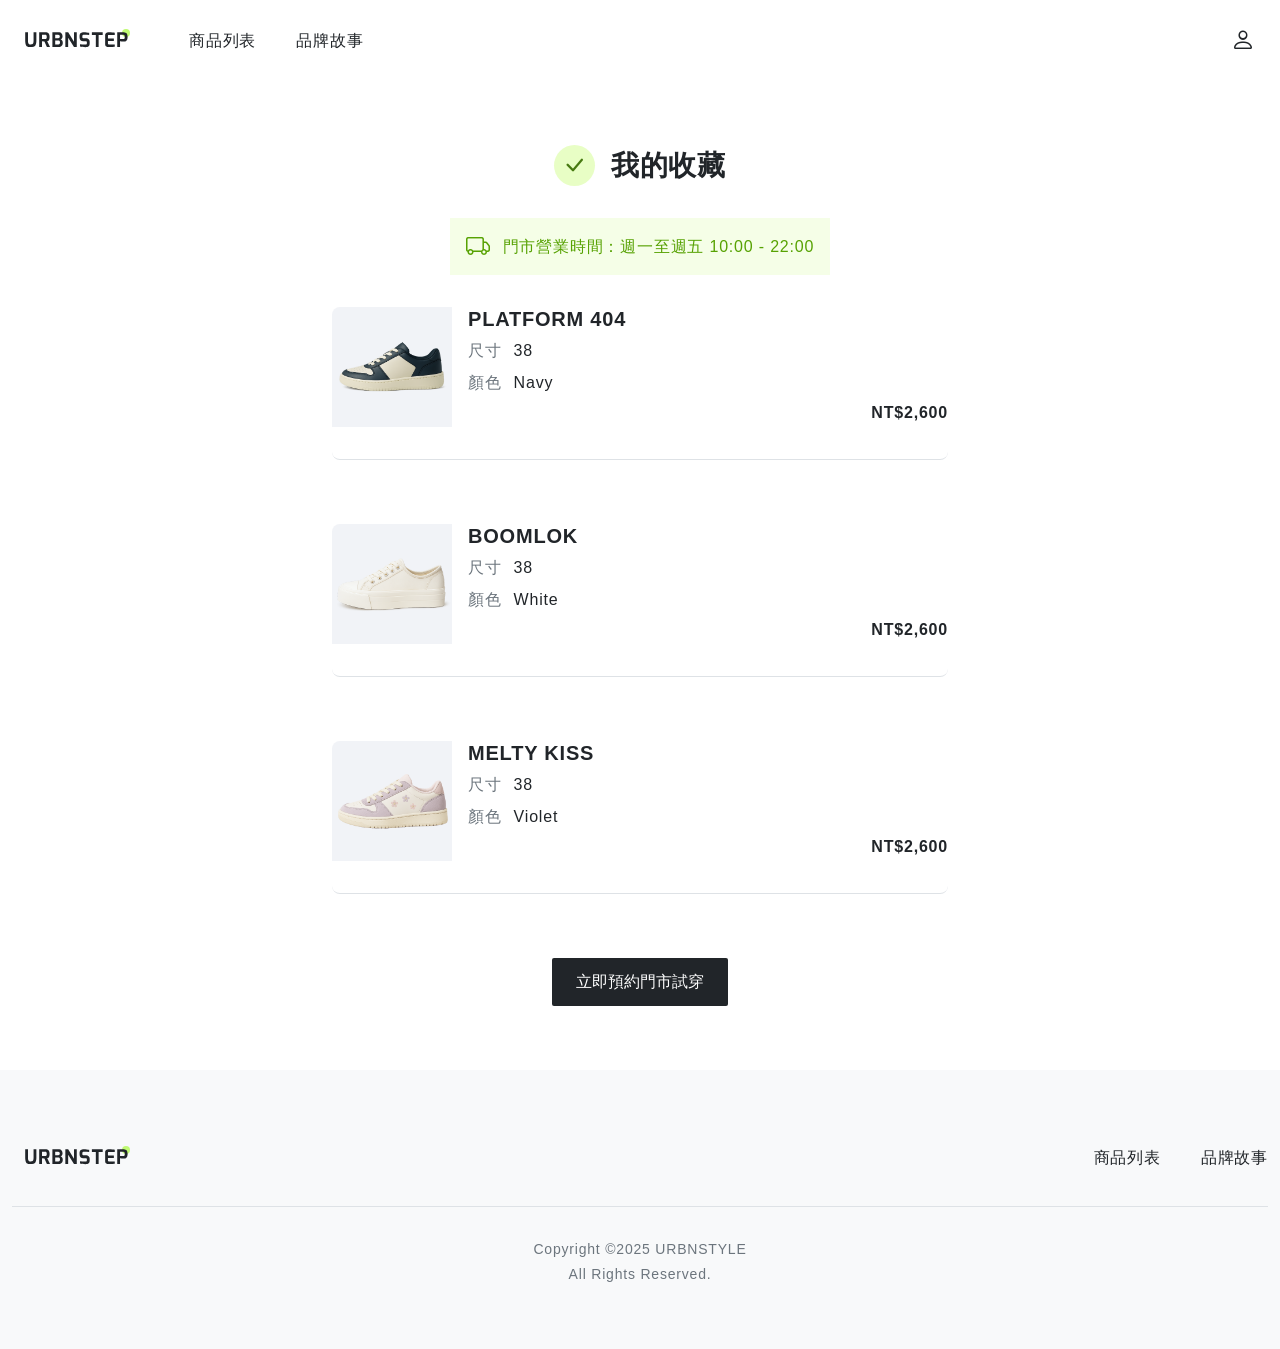
<file: collection.html>
<!DOCTYPE html>
<html lang="en">
<head>
    <meta charset="UTF-8">
    <meta name="viewport" content="width=device-width, initial-scale=1.0">
    <title>我的收藏 | URBNSTEP</title>

    <link rel="stylesheet" href="./stylesheets/all.css">
    <link rel="stylesheet" href="./stylesheets/collection.css">

    <!--bootstrap icons-->
    <link rel="stylesheet" href="https://cdn.jsdelivr.net/npm/bootstrap-icons/font/bootstrap-icons.css">
    <link rel="stylesheet" href="https://fonts.googleapis.com/css2?family=Material+Symbols+Outlined:opsz,wght,FILL,GRAD@20..48,100..700,0..1,-25..0" />
</head>
<body>
    <header>
        <div class="container">
            <div class="header-area d-flex jcsb">
                <div class="header-area-nav d-flex spacing-3xl align-center">
                    <a href="index.html"><img src="./img/logo.svg" alt="logo link"></a>
                    <div class="header-nav-link label-md d-mb-none">
                        <ul class="d-flex spacing-2xl">
                            <li><a href="product-list.html">商品列表</a></li>
                            <li><a href="brand-story.html">品牌故事</a></li>
                        </ul>
                    </div>
                </div>
                <div class="header-area-member">
                    <a href="login.html"><i class="bi bi-person"></i></a>
                </div> 
            </div>
        </div>
    </header>

    <main>
        <div class="container">
            <div class="layout col-6 m0-auto col-mb-12">
                <div class="main d-flex flex-column spacing-xl spacing-mb-l align-center">
                    <div class="main-title d-flex spacing-m align-center">
                        <i class="bi bi-check-lg"></i>
                        <h3 class="headings-h3 headings-mb-h4">我的收藏</h3>
                    </div>
                    <div class="main-officeHour d-flex spacing-s align-center">
                        <i class="bi bi-truck"></i>
                        <p class="label-md">門市營業時間：週一至週五 10:00 - 22:00</p>
                    </div>
                    <div class="main-items-card d-flex spacing-m margin-bottom-xl padding-bottom-xl">
                        <img src="./img/product-list/product.png" alt="shoe photo">
                        <div class="main-items-card-content">
                            <div class="main-items-card-content-detail">
                                <h5 class="headings-h5 margin-bottom-xs headings-mb-h6">PLATFORM 404</h5>
                                <div class="main-items-card-content-detail-size paragraph-md paragraph-mb-sm d-flex spacing-s margin-bottom-xs">
                                    <p class="specification-color">尺寸</p>
                                    <p>38</p>
                                </div>
                                <div class="main-items-card-content-detail-color paragraph-md paragraph-mb-sm d-flex spacing-s margin-bottom-xs">
                                    <p class="specification-color">顏色</p>
                                    <p>Navy</p>
                                </div>
                            </div>
                            <h6 class="headings-h6 text-right">NT$2,600</h6>
                        </div>
                    </div>
                    <div class="main-items-card d-flex spacing-m margin-bottom-xl padding-bottom-xl">
                        <img src="./img/product-list/product-4.png" alt="shoe photo">
                        <div class="main-items-card-content">
                            <div class="main-items-card-content-detail">
                                <h5 class="headings-h5 margin-bottom-xs headings-mb-h6">BOOMLOK</h5>
                                <div class="main-items-card-content-detail-size paragraph-md d-flex spacing-s margin-bottom-xs paragraph-mb-sm">
                                    <p class="specification-color">尺寸</p>
                                    <p>38</p>
                                </div>
                                <div class="main-items-card-content-detail-color paragraph-md paragraph-mb-sm d-flex spacing-s margin-bottom-xs">
                                    <p class="specification-color">顏色</p>
                                    <p>White</p>
                                </div>
                            </div>
                            <h6 class="headings-h6 text-right">NT$2,600</h6>
                        </div>
                    </div>
                    <div class="main-items-card d-flex spacing-m margin-bottom-xl padding-bottom-xl">
                        <img src="./img/product-list/product-3.png" alt="shoe photo">
                        <div class="main-items-card-content">
                            <div class="main-items-card-content-detail">
                                <h5 class="headings-h5 margin-bottom-xs headings-mb-h6">MELTY KISS</h5>
                                <div class="main-items-card-content-detail-size paragraph-md d-flex spacing-s margin-bottom-xs paragraph-mb-sm">
                                    <p class="specification-color">尺寸</p>
                                    <p>38</p>
                                </div>
                                <div class="main-items-card-content-detail-color paragraph-md paragraph-mb-sm d-flex spacing-s margin-bottom-xs">
                                    <p class="specification-color">顏色</p>
                                    <p>Violet</p>
                                </div>
                            </div>
                            <h6 class="headings-h6 text-right">NT$2,600</h6>
                        </div>
                    </div>
                    <button type="button" class="label-md reserve radius-xs">立即預約門市試穿</button>
                </div>
            </div>
        </div>
    </main>







    <footer>
        <div class="container">
            <div class="footer-nav d-flex jcsb margin-bottom-l align-center d-mb-column align-mb-start spacing-mb-xs">
                <a href="index.html"><img src="./img/logo.svg" alt="logo link"></a>
                <div class="footer-nav-link label-md d-flex spacing-2xl d-mb-column spacing-mb-xxs px-mb-12">
                    <a href="product-list.html">商品列表</a>
                    <a href="brand-story.html">品牌故事</a>
                </div>
            </div>
            <div class="footer-copyright paragraph-sm">
                <p class="margin-bottom-xxs">Copyright ©2025 URBNSTYLE</p>
                <p>All Rights Reserved.</p>
            </div>
        </div>
    </footer>
</body>
</html>
</file>
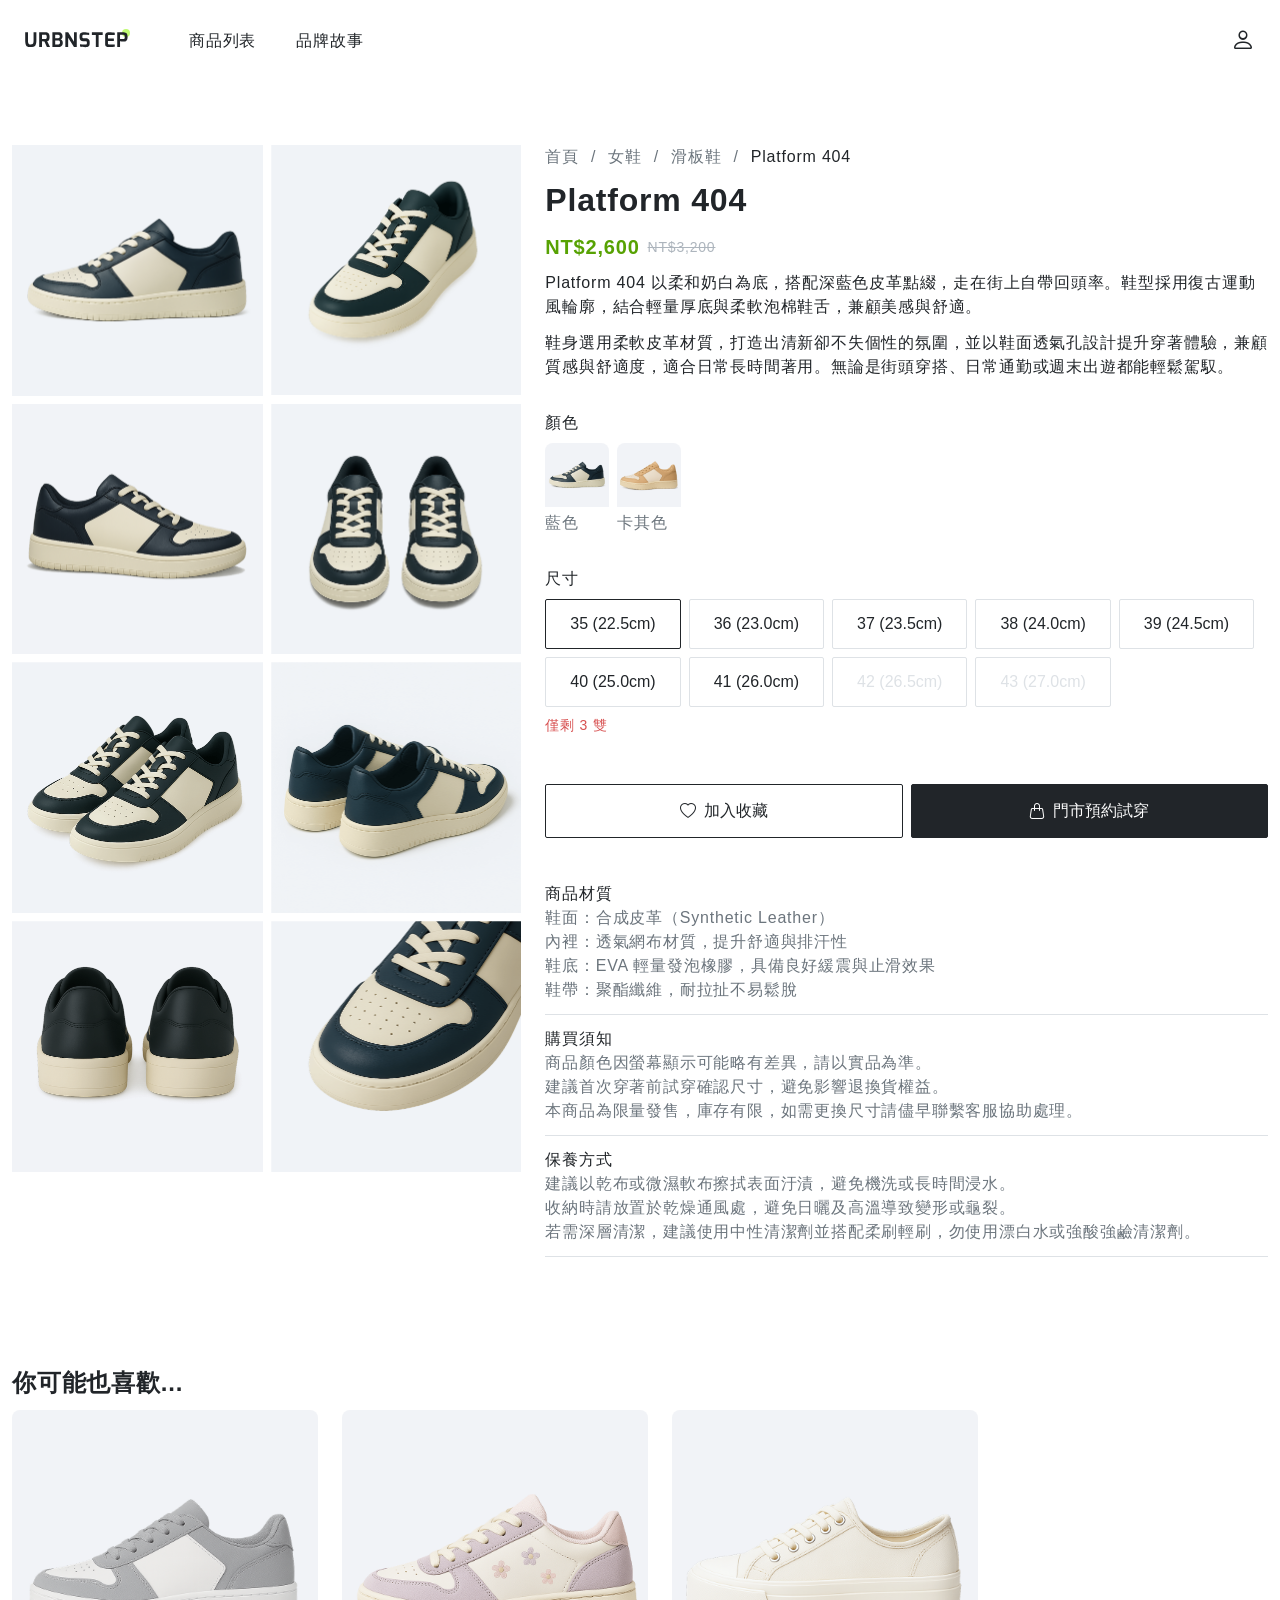
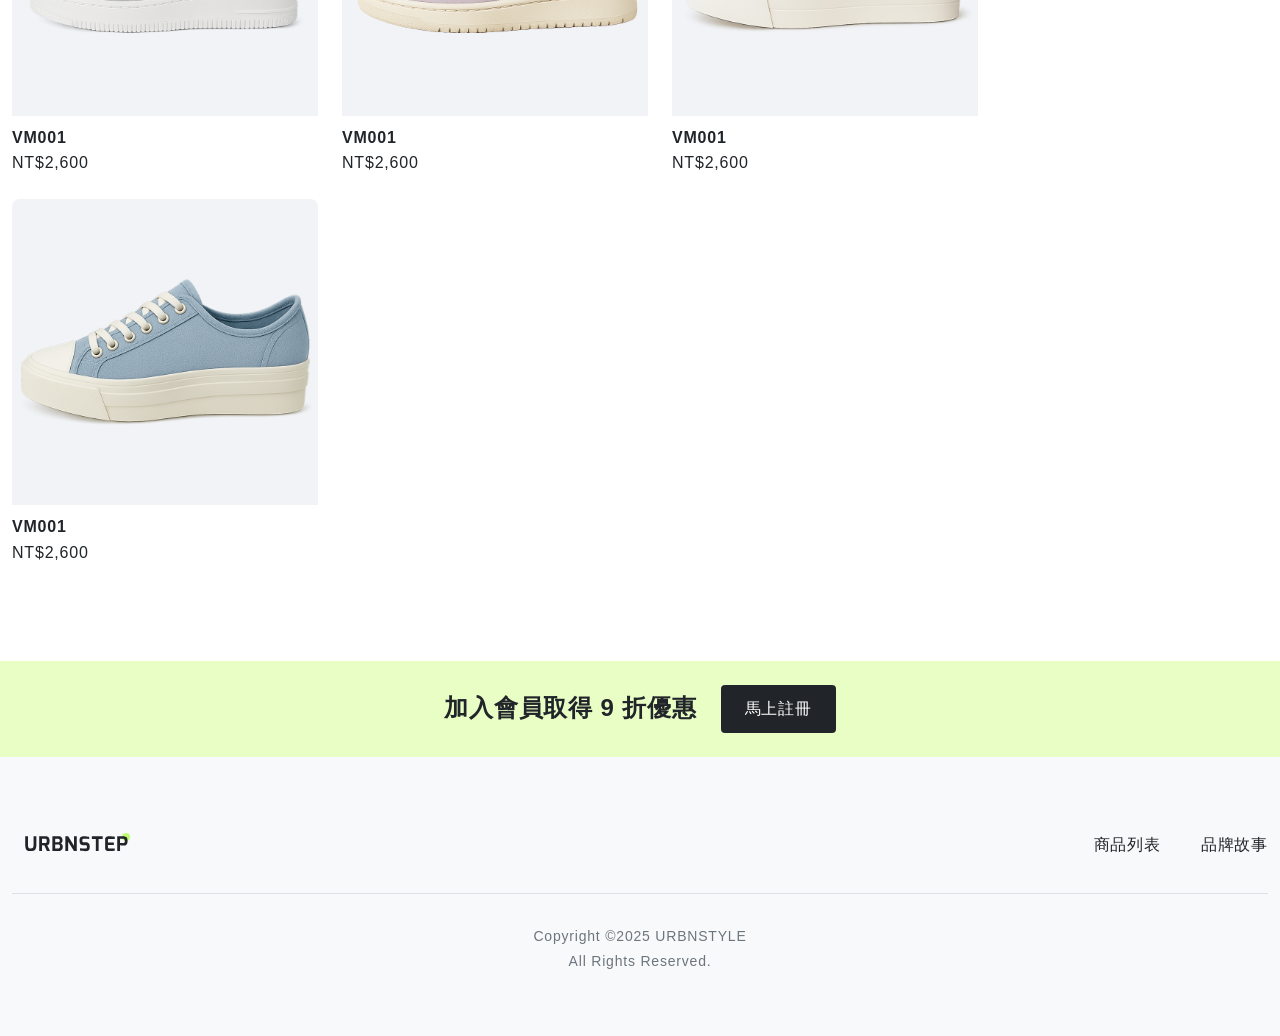
<file: product-detail.html>
<!DOCTYPE html>
<html lang="zh-TW">
<head>
    <meta charset="UTF-8">
    <meta name="viewport" content="width=device-width, initial-scale=1.0">
    <title>產品詳情頁 | URBNSTEP</title>

    <link rel="stylesheet" href="./stylesheets/all.css">
    <link rel="stylesheet" href="./stylesheets/product-detail.css">

    <!--bootstrap icons-->
    <link rel="stylesheet" href="https://cdn.jsdelivr.net/npm/bootstrap-icons/font/bootstrap-icons.css">
    <link rel="stylesheet" href="https://fonts.googleapis.com/css2?family=Material+Symbols+Outlined:opsz,wght,FILL,GRAD@20..48,100..700,0..1,-25..0" />
</head>
<body>
    <header>
        <div class="container">
            <div class="header-area d-flex jcsb">
                <div class="header-area-nav d-flex spacing-3xl align-center">
                    <a href="index.html"><img src="./img/logo.svg" alt="logo link"></a>
                    <div class="header-nav-link label-md d-mb-none">
                        <ul class="d-flex spacing-2xl">
                            <li><a href="product-list.html">商品列表</a></li>
                            <li><a href="brand-story.html">品牌故事</a></li>
                        </ul>
                    </div>
                </div>
                <div class="header-area-member">
                    <a href="login.html"><i class="bi bi-person"></i></a>
                </div> 
            </div>
        </div>
    </header>

    <main>
        <div class="container">
            <div class="main d-flex d-mb-column spacing-l">
                <div class="layout col-5 col-mb-12">
                    <div class="main-img">
                        <ul class="d-flex flex-wrap d-mb-none">
                            <li><img src="./img/product-detail/image.png" alt="shoe photo"></li>
                            <li><img src="./img/product-detail/image-1.png" alt="shoe photo"></li>
                            <li><img src="./img/product-detail/image-2.png" alt="shoe photo"></li>
                            <li><img src="./img/product-detail/image-3.png" alt="shoe photo"></li>
                            <li><img src="./img/product-detail/image-4.png" alt="shoe photo"></li>
                            <li><img src="./img/product-detail/image-5.png" alt="shoe photo"></li>
                            <li><img src="./img/product-detail/image-6.png" alt="shoe photo"></li>
                            <li><img src="./img/product-detail/image-7.png" alt="shoe photo"></li>
                        </ul>
                        <ul>
                            <li><img src="./img/product-detail/image.png" alt="shoe photo" class="d-none d-mb-block"></li>
                        </ul>
                    </div>
                </div>
                <div class="layou col-7 col-mb-12">
                    <div class="main-detail">
                        <div class="main-detail-introduction">
                            <div class="main-detail-introduction-title margin-bottom-m margin-bottom-mb-s">
                                <div class="main-detail-introduction-title-breadcrumb d-flex spacing-s align-center margin-bottom-s">
                                    <a href="index.html" class="label-md label-mb-sm">首頁</a>
                                    <p>/</p>
                                    <a href="product-list.html" class="label-md label-mb-sm">女鞋</a>
                                    <p>/</p>
                                    <a href="product-list.html" class="label-md label-mb-sm">滑板鞋</a>
                                    <p>/</p>
                                    <a href="#" class="label-md label-mb-sm">Platform 404</a>
                                </div>
                                <h2 class="headings-h2 headings-mb-h4">Platform 404</h2>
                            </div>
                            <div class="main-detail-introduction-price d-flex align-center spacing-xs margin-bottom-s">
                                <h5 class="headings-h5 headings-mb-h6">NT$2,600</h5>
                                <p class="paragraph-sm">NT$3,200</p>
                            </div>
                            <div class="main-detail-introduction-content margin-bottom-xl paragraph-md">
                                <p class="margin-bottom-s">Platform 404 以柔和奶白為底，搭配深藍色皮革點綴，走在街上自帶回頭率。鞋型採用復古運動風輪廓，結合輕量厚底與柔軟泡棉鞋舌，兼顧美感與舒適。</p>
                                <p>鞋身選用柔軟皮革材質，打造出清新卻不失個性的氛圍，並以鞋面透氣孔設計提升穿著體驗，兼顧質感與舒適度，適合日常長時間著用。無論是街頭穿搭、日常通勤或週末出遊都能輕鬆駕馭。</p>
                            </div>
                        </div>
                        <div class="main-detail-specification">
                            <div class="main-detail-specification-choice margin-bottom-3xl">
                                <div class="main-detail-specification-choice-color margin-bottom-xl">
                                    <p class="margin-bottom-xs paragraph-md">顏色</p>
                                    <div class="main-detail-specification-choice-color-option">
                                        <ul class="d-flex spacing-xs">
                                            <li><a href="#" class="hover-selected">
                                                <img src="./img/product-list/product.png" alt="shoe photo" class="margin-bottom-xxs">
                                                <p class="label-md">藍色</p>
                                            </a></li>
                                            <li><a href="#" class="hover-selected">
                                                <img src="./img/product-list/product-1.png" alt="shoe photo" class="margin-bottom-xxs">
                                                <p class="label-md">卡其色</p>
                                            </a></li>
                                        </ul>
                                    </div>
                                </div>
                                <div class="main-detail-specification-choice-size">
                                    <p class="paragraph-md margin-bottom-xs">尺寸</p>
                                    <div class="main-detail-specification-choice-size-option margin-bottom-xs">
                                        <ul class="d-flex flex-wrap spacing-xs label-md">
                                            <li><button type="button" class="radius-xs default-selected">35 (22.5cm)</button></li>
                                            <li><button type="button" class="radius-xs">36 (23.0cm)</button></li>
                                            <li><button type="button" class="radius-xs">37 (23.5cm)</button></li>
                                            <li><button type="button" class="radius-xs">38 (24.0cm)</button></li>
                                            <li><button type="button" class="radius-xs">39 (24.5cm)</button></li>
                                            <li><button type="button" class="radius-xs">40 (25.0cm)</button></li>
                                            <li><button type="button" class="radius-xs">41 (26.0cm)</button></li>
                                            <li><button type="button" class="radius-xs out-of-stock">42 (26.5cm)</button></li>
                                            <li><button type="button" class="radius-xs out-of-stock">43 (27.0cm)</button></li>
                                        </ul>
                                    </div>
                                    <p class="paragraph-sm sale-color">僅剩 3 雙</p>
                                </div>
                            </div>
                            <div class="main-detail-specification-action d-flex margin-bottom-xl spacing-xs d-mb-none">
                                <button type="button" class="d-flex align-center spacing-xs radius-xs cta-collection">
                                    <i class="bi bi-heart"></i>
                                    <p class="label-md">加入收藏</p>
                                </button>
                                <button type="button" class="d-flex align-center spacing-xs radius-xs button-dark">
                                    <i class="bi bi-handbag"></i>
                                    <p class="label-md">門市預約試穿</p>
                                </button>
                            </div>
                            <div class="main-detail-specification-action d-flex jcsb margin-bottom-xl spacing-xs d-none d-mb-flex">
                                <button type="button" class="d-flex align-center spacing-xs radius-xs button-dark">
                                    <i class="bi bi-handbag"></i>
                                    <p class="label-md">門市預約試穿</p>
                                </button>
                                <i class="bi bi-heart heart-icon"></i>
                            </div>
                        </div>
                        <div class="main-detail-additional">
                            <div class="main-detail-additional-material">
                                <p class="argin-bottom-xxs label-md">商品材質</p>
                                <p class="additional-color paragraph-md">鞋面：合成皮革（Synthetic Leather）<br>
            內裡：透氣網布材質，提升舒適與排汗性<br>
            鞋底：EVA 輕量發泡橡膠，具備良好緩震與止滑效果<br>
            鞋帶：聚酯纖維，耐拉扯不易鬆脫</p>
                            </div>
                            <div class="main-detail-additional-notice">
                                <p class="argin-bottom-xxs label-md">購買須知</p>
                                <p class="additional-color paragraph-md">商品顏色因螢幕顯示可能略有差異，請以實品為準。<br>
            建議首次穿著前試穿確認尺寸，避免影響退換貨權益。<br>
            本商品為限量發售，庫存有限，如需更換尺寸請儘早聯繫客服協助處理。</p>
                            </div>
                            <div class="main-detail-additional-maintenance">
                                <p class="argin-bottom-xxs label-md">保養方式</p>
                                <p class="additional-color paragraph-md">建議以乾布或微濕軟布擦拭表面汙漬，避免機洗或長時間浸水。<br>
            收納時請放置於乾燥通風處，避免日曬及高溫導致變形或龜裂。<br>
            若需深層清潔，建議使用中性清潔劑並搭配柔刷輕刷，勿使用漂白水或強酸強鹼清潔劑。</p>
                            </div>
                        </div>
                    </div>
                </div>
            </div>
            
            
        </div>
    </main>
    <div class="recommend-section">
        <div class="container">
            <h4 class="headings-h4 margin-bottom-s headings-mb-h5">你可能也喜歡...</h4>
            <div class="recommend">
                <ul class="d-flex flex-wrap spacing-l">
                    <li class="recommend-card"><a href="#">
                        <img src="./img/product-list/product-2.png" alt="shoe photo" class="margin-bottom-s">
                        <div class="recommend-card-content">
                            <h6 class="headings-h6 margin-bottom-xxs">VM001</h6>
                            <p class="label-md">NT$2,600</p>
                        </div>
                    </a></li>
                    <li class="recommend-card"><a href="#">
                        <img src="./img/product-list/product-3.png" alt="shoe photo" class="margin-bottom-s">
                        <div class="recommend-card-content">
                            <h6 class="headings-h6 margin-bottom-xxs">VM001</h6>
                            <p class="label-md">NT$2,600</p>
                        </div>
                    </a></li>
                    <li class="recommend-card"><a href="#">
                        <img src="./img/product-list/product-4.png" alt="shoe photo" class="margin-bottom-s">
                        <div class="recommend-card-content">
                            <h6 class="headings-h6 margin-bottom-xxs">VM001</h6>
                            <p class="label-md">NT$2,600</p>
                        </div>
                    </a></li>
                    <li class="recommend-card"><a href="#">
                        <img src="./img/product-list/product-5.png" alt="shoe photo" class="margin-bottom-s">
                        <div class="recommend-card-content">
                            <h6 class="headings-h6 margin-bottom-xxs">VM001</h6>
                            <p class="label-md">NT$2,600</p>
                        </div>
                    </a></li>
                </ul>
            </div>
        </div>
    </div>
        
    <div class="coupon">
        <div class="container">
            <div class="coupon-content d-flex jcc align-center spacing-l spacing-mb-m">
                <h4 class="headings-h4 headings-mb-h5">加入會員取得 9 折優惠</h4>
                <a href="sign-up.html" class="label-md radius-sm">馬上註冊</a>
            </div>
        </div>
    </div>
    <footer>
        <div class="container">
            <div class="footer-nav d-flex jcsb margin-bottom-l align-center d-mb-column align-mb-start spacing-mb-xs">
                <a href="index.html"><img src="./img/logo.svg" alt="logo link"></a>
                <div class="footer-nav-link label-md d-flex spacing-2xl d-mb-column spacing-mb-xxs px-mb-12">
                    <a href="product-list.html">商品列表</a>
                    <a href="brand-story.html">品牌故事</a>
                </div>
            </div>
            <div class="footer-copyright paragraph-sm">
                <p class="margin-bottom-xxs">Copyright ©2025 URBNSTYLE</p>
                <p>All Rights Reserved.</p>
            </div>
        </div>
    </footer>
</body>
</html>
</file>
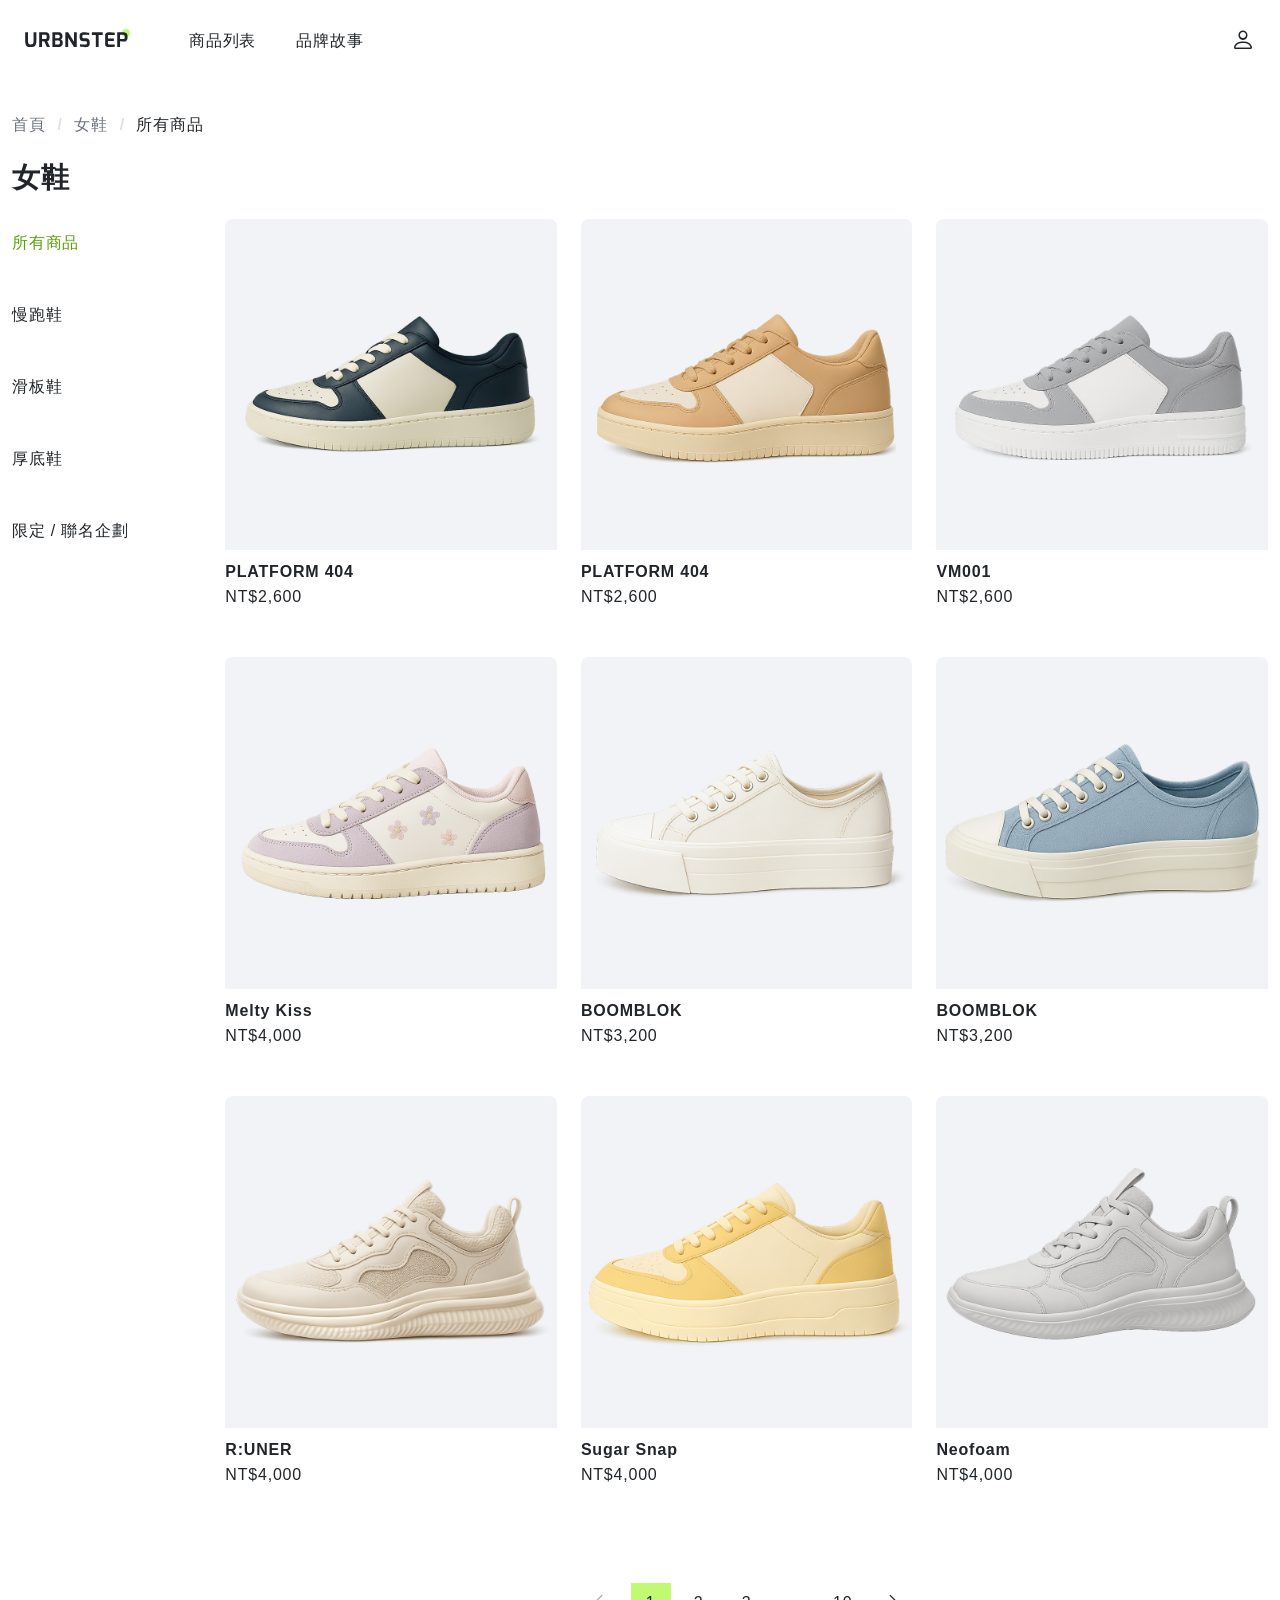
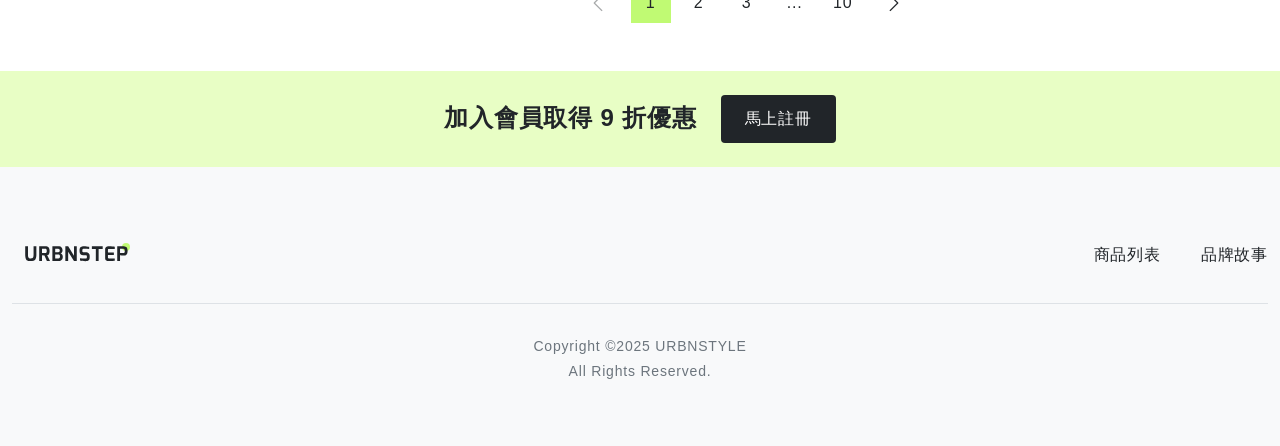
<file: product-list.html>
<!DOCTYPE html>
<html lang="zh-TW">
<head>
    <meta charset="UTF-8">
    <meta name="viewport" content="width=device-width, initial-scale=1.0">
    <title>產品列表 | URBNSTEP</title>

    <link rel="stylesheet" href="./stylesheets/all.css">
    <link rel="stylesheet" href="./stylesheets/product-list.css">

    <!--bootstrap icons-->
    <link rel="stylesheet" href="https://cdn.jsdelivr.net/npm/bootstrap-icons/font/bootstrap-icons.css">
    <link rel="stylesheet" href="https://fonts.googleapis.com/css2?family=Material+Symbols+Outlined:opsz,wght,FILL,GRAD@20..48,100..700,0..1,-25..0" />
</head>
<body>
    <header>
        <div class="container">
            <div class="header-area d-flex jcsb">
                <div class="header-area-nav d-flex spacing-3xl align-center">
                    <a href="index.html"><img src="./img/logo.svg" alt="logo link"></a>
                    <div class="header-nav-link label-md d-mb-none">
                        <ul class="d-flex spacing-2xl">
                            <li><a href="product-list.html">商品列表</a></li>
                            <li><a href="brand-story.html">品牌故事</a></li>
                        </ul>
                    </div>
                </div>
                <div class="header-area-member">
                    <a href="login.html"><i class="bi bi-person"></i></a>
                </div> 
            </div>
        </div>
    </header>
    <main>
        <div class="container">
            <div class="main-breadcrumb d-flex spacing-s align-center">
                <a href="index.html" class="label-md label-mb-sm">首頁</a>
                <span>/</span>
                <a href="product-list.html" class="label-md label-mb-sm">女鞋</a>
                <span>/</span>
                <a href="product-list.html" class="label-md label-mb-sm">所有商品</a>
            </div>
            <h3 class="headings-h3 headings-mb-h4">女鞋</h3>
            <div class="main-product d-flex spacing-l spacing-mb-0">
                <div class="layout col-2">
                    <div class="main-product-category label-md d-mb-none">
                        <ul class="d-flex flex-column spacing-l">
                            <li><a href="#" class="select-color">所有商品</a></li>
                            <li><a href="#" class="hover-color">慢跑鞋</a></li>
                            <li><a href="#" class="hover-color">滑板鞋</a></li>
                            <li><a href="#" class="hover-color">厚底鞋</a></li>
                            <li><a href="#" class="hover-color">限定 / 聯名企劃</a></li>
                        </ul>
                    </div>
                </div>
                <div class="layout col-10 col-mb-12">
                    <div class="main-product-section d-flex flex-column spacing-3xl align-center">
                    <div class="main-product-section-list">
                        <ul class="d-flex flex-wrap">
                            <li>
                                <div class="main-product-section-list-card">
                                    <a href="product-detail.html">
                                    <img src="./img/product-list/product.png" alt="shoe photo" class="margin-bottom-s">
                                    <div class="main-product-section-list-card-content">
                                        <h6 class="headings-h6 margin-bottom-xxs">PLATFORM 404</h6>
                                        <p class="label-md">NT$2,600</p>
                                    </div>
                                    </a>
                                </div>
                            </li>
                            <li>
                                <div class="main-product-section-list-card">
                                    <a href="product-detail.html">
                                    <img src="./img/product-list/product-1.png" alt="shoe photo" class="margin-bottom-s">
                                    <div class="main-product-section-list-card-content">
                                        <h6 class="headings-h6 margin-bottom-xxs">PLATFORM 404</h6>
                                        <p class="label-md">NT$2,600</p>
                                    </div>
                                    </a>
                                </div>
                            </li>
                            <li>
                                <div class="main-product-section-list-card">
                                    <a href="product-detail.html">
                                    <img src="./img/product-list/product-2.png" alt="shoe photo" class="margin-bottom-s">
                                    <div class="main-product-section-list-card-content">
                                        <h6 class="headings-h6 margin-bottom-xxs">VM001</h6>
                                        <p class="label-md">NT$2,600</p>
                                    </div>
                                    </a>
                                </div>
                            </li>
                            <li>
                                <div class="main-product-section-list-card">
                                    <a href="product-detail.html">
                                    <img src="./img/product-list/product-3.png" alt="shoe photo" class="margin-bottom-s">
                                    <div class="main-product-section-list-card-content">
                                        <h6 class="headings-h6 margin-bottom-xxs">Melty Kiss</h6>
                                        <p class="label-md">NT$4,000</p>
                                    </div>
                                    </a>
                                </div>
                            </li>
                            <li>
                                <div class="main-product-section-list-card">
                                    <a href="product-detail.html">
                                    <img src="./img/product-list/product-4.png" alt="shoe photo" class="margin-bottom-s">
                                    <div class="main-product-section-list-card-content">
                                        <h6 class="headings-h6 margin-bottom-xxs">BOOMBLOK</h6>
                                        <p class="label-md">NT$3,200</p>
                                    </div>
                                    </a>
                                </div>
                            </li>
                            <li>
                                <div class="main-product-section-list-card">
                                    <a href="product-detail.html">
                                    <img src="./img/product-list/product-5.png" alt="shoe photo" class="margin-bottom-s">
                                    <div class="main-product-section-list-card-content">
                                        <h6 class="headings-h6 margin-bottom-xxs">BOOMBLOK</h6>
                                        <p class="label-md">NT$3,200</p>
                                    </div>
                                    </a>
                                </div>
                            </li>
                            <li>
                                <div class="main-product-section-list-card">
                                    <a href="product-detail.html">
                                    <img src="./img/product-list/product-6.png" alt="shoe photo" class="margin-bottom-s">
                                    <div class="main-product-section-list-card-content">
                                        <h6 class="headings-h6 margin-bottom-xxs">R:UNER</h6>
                                        <p class="label-md">NT$4,000</p>
                                    </div>
                                    </a>
                                </div>
                            </li>
                            <li>
                                <div class="main-product-section-list-card">
                                    <a href="product-detail.html">
                                    <img src="./img/product-list/product-7.png" alt="shoe photo" class="margin-bottom-s">
                                    <div class="main-product-section-list-card-content">
                                        <h6 class="headings-h6 margin-bottom-xxs">Sugar Snap</h6>
                                        <p class="label-md">NT$4,000</p>
                                    </div>
                                    </a>
                                </div>
                            </li>
                            <li>
                                <div class="main-product-section-list-card">
                                    <a href="product-detail.html">
                                    <img src="./img/product-list/product-8.png" alt="shoe photo" class="margin-bottom-s">
                                    <div class="main-product-section-list-card-content">
                                        <h6 class="headings-h6 margin-bottom-xxs">Neofoam</h6>
                                        <p class="label-md">NT$4,000</p>
                                    </div>
                                    </a>
                                </div>
                            </li>
                            <li>
                                <div class="main-product-section-list-card d-none d-mb-block">
                                    <a href="product-detail.html">
                                    <img src="./img/product-list/product-9.png" alt="shoe photo" class="margin-bottom-s">
                                    <div class="main-product-section-list-card-content">
                                        <h6 class="headings-h6 margin-bottom-xxs">Neofoam</h6>
                                        <p class="label-md">NT$4,000</p>
                                    </div>
                                    </a>
                                </div>
                            </li>
                        </ul>
                    </div>
                    <div class="main-product-section-page d-flex spacing-s">
                        <a href="#"><i class="bi bi-chevron-left"></i></a>
                        <div class="main-product-section-page-number label-md d-flex spacing-xs">
                            <a href="#" class="number-selected">1</a>
                            <a href="#">2</a>
                            <a href="#">3</a>
                            <a href="#">...</a>
                            <a href="#">10</a>
                        </div>
                        <a href="#"><i class="bi bi-chevron-right page"></i></a>
                    </div>
                </div>
                </div>
            </div>
        </div>
    </main>
    <div class="coupon">
        <div class="container">
            <div class="coupon-content d-flex jcc align-center spacing-l spacing-mb-m">
                <h4 class="headings-h4 headings-mb-h5">加入會員取得 9 折優惠</h4>
                <a href="sign-up.html" class="label-md radius-sm">馬上註冊</a>
            </div>
        </div>
    </div>
    <footer>
        <div class="container">
            <div class="footer-nav d-flex jcsb margin-bottom-l align-center d-mb-column align-mb-start spacing-mb-xs">
                <a href="index.html"><img src="./img/logo.svg" alt="logo link"></a>
                <div class="footer-nav-link label-md d-flex spacing-2xl d-mb-column spacing-mb-xxs px-mb-12">
                    <a href="product-list.html">商品列表</a>
                    <a href="brand-story.html">品牌故事</a>
                </div>
            </div>
            <div class="footer-copyright paragraph-sm">
                <p class="margin-bottom-xxs">Copyright ©2025 URBNSTYLE</p>
                <p>All Rights Reserved.</p>
            </div>
        </div>
    </footer>
</body>
</html>
</file>
<file: stylesheets/all.css>
@charset "UTF-8";
/* http://meyerweb.com/eric/tools/css/reset/ 
   v2.0 | 20110126
   License: none (public domain)
*/
html, body, div, span, applet, object, iframe,
h1, h2, h3, h4, h5, h6, p, blockquote, pre,
a, abbr, acronym, address, big, cite, code,
del, dfn, em, img, ins, kbd, q, s, samp,
small, strike, strong, sub, sup, tt, var,
b, u, i, center,
dl, dt, dd, ol, ul, li,
fieldset, form, label, legend,
table, caption, tbody, tfoot, thead, tr, th, td,
article, aside, canvas, details, embed,
figure, figcaption, footer, header, hgroup,
menu, nav, output, ruby, section, summary,
time, mark, audio, video {
  margin: 0;
  padding: 0;
  border: 0;
  font-size: 100%;
  font: inherit;
  vertical-align: baseline;
}

/* HTML5 display-role reset for older browsers */
article, aside, details, figcaption, figure,
footer, header, hgroup, menu, nav, section {
  display: block;
}

body {
  line-height: 1;
}

ol, ul {
  list-style: none;
}

blockquote, q {
  quotes: none;
}

blockquote:before, blockquote:after,
q:before, q:after {
  content: "";
  content: none;
}

table {
  border-collapse: collapse;
  border-spacing: 0;
}

/* 全域都套用border-box
    包含了padding和border的區域
*/
*, *::before, *::after {
  box-sizing: border-box;
}

a {
  text-decoration: none;
  color: inherit;
  display: block;
}

/* 清除圖片底部預設的空隙：img預設為inline元素，會依照文字基線（baseline）進行垂直對齊，因此會在底部保留約3~5px的空間，用來容納文字的descender 
    處理方式1：display:block
        將圖片改為區塊元素，直接避免 inline 元素的基線空隙問題
    處理方式2：vertical-align: middle
        保留 inline 特性，調整圖片與文字基線的對齊方式
設定img為流動圖片，避免破版*/
img {
  display: block;
  max-width: 100%;
  height: auto;
}

button {
  font: inherit;
  color: inherit;
  background-color: transparent;
  border: none;
}

:root {
  --column: 12; /* 拆分成12格網格系統 */
  --gutter: 24px; /* gutter配置24px */
}

.col-2 {
  --span: 2;
  --gap-count: calc(var(--span) - 1);
  width: calc((100% - var(--gutter) * (var(--column) - 1)) / var(--column) * var(--span) + var(--gutter) * var(--gap-count));
}

.col-3 {
  --span: 3;
  --gap-count: calc(var(--span) - 1);
  width: calc((100% - var(--gutter) * (var(--column) - 1)) / var(--column) * var(--span) + var(--gutter) * var(--gap-count));
}

.col-4 {
  --span: 4;
  --gap-count: calc(var(--span) - 1);
  width: calc((100% - var(--gutter) * (var(--column) - 1)) / var(--column) * var(--span) + var(--gutter) * var(--gap-count));
}

.col-5 {
  --span: 5;
  --gap-count: calc(var(--span) - 1);
  width: calc((100% - var(--gutter) * (var(--column) - 1)) / var(--column) * var(--span) + var(--gutter) * var(--gap-count));
}

.col-6 {
  --span: 6;
  --gap-count: calc(var(--span) - 1);
  width: calc((100% - var(--gutter) * (var(--column) - 1)) / var(--column) * var(--span) + var(--gutter) * var(--gap-count));
}

.col-7 {
  --span: 7;
  --gap-count: calc(var(--span) - 1);
  width: calc((100% - var(--gutter) * (var(--column) - 1)) / var(--column) * var(--span) + var(--gutter) * var(--gap-count));
}

.col-8 {
  --span: 8;
  --gap-count: calc(var(--span) - 1);
  width: calc((100% - var(--gutter) * (var(--column) - 1)) / var(--column) * var(--span) + var(--gutter) * var(--gap-count));
}

.col-10 {
  --span: 10;
  --gap-count: calc(var(--span) - 1);
  width: calc((100% - var(--gutter) * (var(--column) - 1)) / var(--column) * var(--span) + var(--gutter) * var(--gap-count));
}

.display1 {
  font-size: 4rem;
  line-height: 1.2;
  font-weight: 700;
}

.display2 {
  font-size: 3rem;
  line-height: 1.2;
  font-weight: 700;
}

.headings-h1 {
  font-size: 2.5rem;
  line-height: 1.2;
  font-weight: 700;
}

.headings-h2 {
  font-size: 2rem;
  line-height: 1.2;
  font-weight: 700;
}

.headings-h3 {
  font-size: 1.75rem;
  line-height: 1.2;
  font-weight: 700;
}

.headings-h4 {
  font-size: 1.5rem;
  line-height: 1.2;
  font-weight: 700;
}

.headings-h5 {
  font-size: 1.25rem;
  line-height: 1.2;
  font-weight: 700;
}

.headings-h6 {
  font-size: 1rem;
  line-height: 1.2;
  font-weight: 700;
}

.label-lg {
  font-size: 1.25rem;
  line-height: 1.5;
  font-weight: 500;
}

.label-md {
  font-size: 1rem;
  line-height: 1.5;
  font-weight: 500;
}

.label-sm {
  font-size: 0.875rem;
  line-height: 1.5;
  font-weight: 500;
}

.label-xs {
  font-size: 0.75rem;
  line-height: 1.5;
  font-weight: 500;
}

.paragraph-lg {
  font-size: 1.25rem;
  line-height: 1.5;
  font-weight: 400;
}

.paragraph-md {
  font-size: 1rem;
  line-height: 1.5;
  font-weight: 400;
}

.paragraph-sm {
  font-size: 0.875rem;
  line-height: 1.5;
  font-weight: 400;
}

.paragraph-xs {
  font-size: 0.75rem;
  line-height: 1.5;
  font-weight: 400;
}

.spacing-xxs {
  gap: 4px;
}

.margin-bottom-xxs {
  margin-bottom: 4px;
}

.spacing-xs {
  gap: 8px;
}

.margin-bottom-xs {
  margin-bottom: 8px;
}

.spacing-s {
  gap: 12px;
}

.margin-bottom-s {
  margin-bottom: 12px;
}

.spacing-m {
  gap: 16px;
}

.margin-bottom-m {
  margin-bottom: 16px;
}

.spacing-l {
  gap: 24px;
}

.margin-bottom-l {
  margin-bottom: 24px;
}

.spacing-xl {
  gap: 32px;
}

.margin-bottom-xl {
  margin-bottom: 32px;
}

.padding-bottom-xl {
  padding-bottom: 32px;
}

.spacing-2xl {
  gap: 40px;
}

.spacing-3xl {
  gap: 48px;
}

.margin-bottom-3xl {
  margin-bottom: 48px;
}

.padding-bottom-3xl {
  padding-bottom: 48px;
}

.spacing-4xl {
  gap: 56px;
}

.spacing-5xl {
  gap: 64px;
}

.margin-bottom-5xl {
  margin-bottom: 64px;
}

.spacing-6xl {
  gap: 80px;
}

.radius-xs {
  border-radius: 2px;
}

.radius-sm {
  border-radius: 4px;
}

.radius-md {
  border-radius: 12px;
}

.radius-rounded {
  border-radius: 1000px;
}

.d-flex {
  display: flex;
}

.flex-column {
  flex-direction: column;
}

.flex-wrap {
  flex-wrap: wrap;
}

.jcsb {
  justify-content: space-between;
}

.jcc {
  justify-content: center;
}

.align-center {
  align-items: center;
}

.align-start {
  align-items: start;
}

/* 把右邊多餘的空間往左排 */
.ml-auto {
  margin-left: auto;
}

.m0-auto {
  margin: 0 auto;
}

.d-none {
  display: none;
}

@media (max-width: 543px) {
  .display-mb-2 {
    font-size: 3rem;
    line-height: 1.2;
    font-weight: 700;
  }
  .label-mb-sm {
    font-size: 0.875rem;
    line-height: 1.5;
    font-weight: 500;
  }
  .label-mb-md {
    font-size: 1rem;
    line-height: 1.5;
    font-weight: 500;
  }
  .headings-mb-h3 {
    font-size: 1.75rem;
    line-height: 1.2;
    font-weight: 700;
  }
  .headings-mb-h4 {
    font-size: 1.5rem;
    line-height: 1.2;
    font-weight: 700;
  }
  .headings-mb-h5 {
    font-size: 1.25rem;
    line-height: 1.2;
    font-weight: 700;
  }
  .headings-mb-h6 {
    font-size: 1rem;
    line-height: 1.2;
    font-weight: 700;
  }
  .paragraph-mb-sm {
    font-size: 0.875rem;
    line-height: 1.5;
    font-weight: 400;
  }
  .paragraph-mb-md {
    font-size: 1rem;
    line-height: 1.5;
    font-weight: 400;
  }
  .spacing-mb-0 {
    gap: 0px;
  }
  .spacing-mb-xxs {
    gap: 4px;
  }
  .spacing-mb-xs {
    gap: 8px;
  }
  .margin-bottom-mb-xs {
    margin-bottom: 8px;
  }
  .spacing-mb-s {
    gap: 12px;
  }
  .margin-bottom-mb-s {
    margin-bottom: 12px;
  }
  .spacing-mb-m {
    gap: 16px;
  }
  .margin-bottom-mb-m {
    margin-bottom: 16px;
  }
  .spacing-mb-l {
    gap: 24px;
  }
  .margin-bottom-mb-l {
    margin-bottom: 24px;
  }
  .margin-bottom-mb-xl {
    margin-bottom: 32px;
  }
  .margin-bottom-mb-2xl {
    margin-bottom: 40px;
  }
  .px-mb-12 {
    padding: 0px 12px;
  }
  /* 在md以下，原本隱藏的要打開 */
  .d-mb-block {
    display: block;
  }
  /* 在md以下，原本打開的要隱藏 */
  .d-mb-none {
    display: none;
  }
  .d-mb-column {
    flex-direction: column;
  }
  .d-mb-flex {
    display: flex;
  }
  .jcsb-mb {
    justify-content: space-between;
  }
  .flex-mb-nowrap {
    flex-wrap: nowrap;
  }
  .align-mb-start {
    align-items: start;
  }
  .align-mb-center {
    align-items: center;
  }
  .text-mb-start {
    text-align: start;
  }
  .w-md-full {
    width: 100%;
    height: auto;
  }
  .col-mb-12 {
    --span: 12;
    --gap-count: calc(var(--span) - 1);
    width: calc((100% - var(--gutter) * (var(--column) - 1)) / var(--column) * var(--span) + var(--gutter) * var(--gap-count));
  }
}
body {
  letter-spacing: 0.05em;
  font-family: "Noto Sans TC", sans-serif;
  color: #212529;
  margin: 0 auto;
}

/* 避免畫面縮小時貼其邊界，左右保留12px留白，並將最大寬度設為1296+24= 1320*/
.container {
  max-width: 1320px;
  margin: 0 auto;
  padding: 0px 12px;
  width: 100%;
}

.main-product-section-list-card,
.recommend-card,
.hover-selected,
.main-items-card,
.main-content-card,
.hot-content-list,
.series-card-item1,
.series-card-item2,
.series-card-item3,
.series-card-item4 {
  border-radius: 8px;
  position: relative;
  overflow: hidden;
}
.main-product-section-list-card::after,
.recommend-card::after,
.hover-selected::after,
.main-items-card::after,
.main-content-card::after,
.hot-content-list::after,
.series-card-item1::after,
.series-card-item2::after,
.series-card-item3::after,
.series-card-item4::after {
  content: "";
  position: absolute;
  inset: 0;
  background: rgba(0, 0, 0, 0.15);
  opacity: 0;
  transition: opacity 0.3s ease;
  pointer-events: none;
}
.main-product-section-list-card:hover::after,
.recommend-card:hover::after,
.hover-selected:hover::after,
.main-items-card:hover::after,
.main-content-card:hover::after,
.hot-content-list:hover::after,
.series-card-item1:hover::after,
.series-card-item2:hover::after,
.series-card-item3:hover::after,
.series-card-item4:hover::after {
  opacity: 1;
}

.header-area {
  padding: 16px 0;
}
.header-area-member a {
  padding: 12px;
}
.header-area-member a i {
  font-size: 24px;
}
.header-area-member a:hover {
  color: #57A203;
}

.header-nav-link a {
  padding: 12px 0;
}
.header-nav-link a:hover {
  color: #57A203;
}

.header-mb-nav-link li {
  width: 50%;
  text-align: center;
}
.header-mb-nav-link a {
  padding: 12px 0;
}

.coupon {
  background-color: #E8FEC5;
}
.coupon-content {
  padding: 24px 0;
  margin-top: 48px;
}
@media (max-width: 576px) {
  .coupon-content {
    margin-top: 24px;
  }
}
.coupon-content a {
  color: #FFFFFF;
  background-color: #212529;
  padding: 12px 24px;
}
@media (max-width: 576px) {
  .coupon-content a {
    padding: 8px 16px;
  }
}

footer {
  background-color: #F8F9FA;
  padding: 64px 0;
}
@media (max-width: 576px) {
  footer {
    padding: 32px 0;
  }
}

.footer-nav-link a {
  padding: 12px 0;
}
.footer-nav-link a:hover {
  color: #57A203;
}
.footer-copyright {
  color: #6C757D;
  padding-top: 32px;
  text-align: center;
  border-top: 1px solid #DEE2E6;
}/*# sourceMappingURL=all.css.map */
</file>
<file: stylesheets/collection.css>
@charset "UTF-8";
/* http://meyerweb.com/eric/tools/css/reset/ 
   v2.0 | 20110126
   License: none (public domain)
*/
html, body, div, span, applet, object, iframe,
h1, h2, h3, h4, h5, h6, p, blockquote, pre,
a, abbr, acronym, address, big, cite, code,
del, dfn, em, img, ins, kbd, q, s, samp,
small, strike, strong, sub, sup, tt, var,
b, u, i, center,
dl, dt, dd, ol, ul, li,
fieldset, form, label, legend,
table, caption, tbody, tfoot, thead, tr, th, td,
article, aside, canvas, details, embed,
figure, figcaption, footer, header, hgroup,
menu, nav, output, ruby, section, summary,
time, mark, audio, video {
  margin: 0;
  padding: 0;
  border: 0;
  font-size: 100%;
  font: inherit;
  vertical-align: baseline;
}

/* HTML5 display-role reset for older browsers */
article, aside, details, figcaption, figure,
footer, header, hgroup, menu, nav, section {
  display: block;
}

body {
  line-height: 1;
}

ol, ul {
  list-style: none;
}

blockquote, q {
  quotes: none;
}

blockquote:before, blockquote:after,
q:before, q:after {
  content: "";
  content: none;
}

table {
  border-collapse: collapse;
  border-spacing: 0;
}

/* 全域都套用border-box
    包含了padding和border的區域
*/
*, *::before, *::after {
  box-sizing: border-box;
}

a {
  text-decoration: none;
  color: inherit;
  display: block;
}

/* 清除圖片底部預設的空隙：img預設為inline元素，會依照文字基線（baseline）進行垂直對齊，因此會在底部保留約3~5px的空間，用來容納文字的descender 
    處理方式1：display:block
        將圖片改為區塊元素，直接避免 inline 元素的基線空隙問題
    處理方式2：vertical-align: middle
        保留 inline 特性，調整圖片與文字基線的對齊方式
設定img為流動圖片，避免破版*/
img {
  display: block;
  max-width: 100%;
  height: auto;
}

button {
  font: inherit;
  color: inherit;
  background-color: transparent;
  border: none;
}

:root {
  --column: 12; /* 拆分成12格網格系統 */
  --gutter: 24px; /* gutter配置24px */
}

.col-2 {
  --span: 2;
  --gap-count: calc(var(--span) - 1);
  width: calc((100% - var(--gutter) * (var(--column) - 1)) / var(--column) * var(--span) + var(--gutter) * var(--gap-count));
}

.col-3 {
  --span: 3;
  --gap-count: calc(var(--span) - 1);
  width: calc((100% - var(--gutter) * (var(--column) - 1)) / var(--column) * var(--span) + var(--gutter) * var(--gap-count));
}

.col-4 {
  --span: 4;
  --gap-count: calc(var(--span) - 1);
  width: calc((100% - var(--gutter) * (var(--column) - 1)) / var(--column) * var(--span) + var(--gutter) * var(--gap-count));
}

.col-5 {
  --span: 5;
  --gap-count: calc(var(--span) - 1);
  width: calc((100% - var(--gutter) * (var(--column) - 1)) / var(--column) * var(--span) + var(--gutter) * var(--gap-count));
}

.col-6 {
  --span: 6;
  --gap-count: calc(var(--span) - 1);
  width: calc((100% - var(--gutter) * (var(--column) - 1)) / var(--column) * var(--span) + var(--gutter) * var(--gap-count));
}

.col-7 {
  --span: 7;
  --gap-count: calc(var(--span) - 1);
  width: calc((100% - var(--gutter) * (var(--column) - 1)) / var(--column) * var(--span) + var(--gutter) * var(--gap-count));
}

.col-8 {
  --span: 8;
  --gap-count: calc(var(--span) - 1);
  width: calc((100% - var(--gutter) * (var(--column) - 1)) / var(--column) * var(--span) + var(--gutter) * var(--gap-count));
}

.col-10 {
  --span: 10;
  --gap-count: calc(var(--span) - 1);
  width: calc((100% - var(--gutter) * (var(--column) - 1)) / var(--column) * var(--span) + var(--gutter) * var(--gap-count));
}

.display1 {
  font-size: 4rem;
  line-height: 1.2;
  font-weight: 700;
}

.display2 {
  font-size: 3rem;
  line-height: 1.2;
  font-weight: 700;
}

.headings-h1 {
  font-size: 2.5rem;
  line-height: 1.2;
  font-weight: 700;
}

.headings-h2 {
  font-size: 2rem;
  line-height: 1.2;
  font-weight: 700;
}

.headings-h3 {
  font-size: 1.75rem;
  line-height: 1.2;
  font-weight: 700;
}

.headings-h4 {
  font-size: 1.5rem;
  line-height: 1.2;
  font-weight: 700;
}

.headings-h5 {
  font-size: 1.25rem;
  line-height: 1.2;
  font-weight: 700;
}

.headings-h6 {
  font-size: 1rem;
  line-height: 1.2;
  font-weight: 700;
}

.label-lg {
  font-size: 1.25rem;
  line-height: 1.5;
  font-weight: 500;
}

.label-md {
  font-size: 1rem;
  line-height: 1.5;
  font-weight: 500;
}

.label-sm {
  font-size: 0.875rem;
  line-height: 1.5;
  font-weight: 500;
}

.label-xs {
  font-size: 0.75rem;
  line-height: 1.5;
  font-weight: 500;
}

.paragraph-lg {
  font-size: 1.25rem;
  line-height: 1.5;
  font-weight: 400;
}

.paragraph-md {
  font-size: 1rem;
  line-height: 1.5;
  font-weight: 400;
}

.paragraph-sm {
  font-size: 0.875rem;
  line-height: 1.5;
  font-weight: 400;
}

.paragraph-xs {
  font-size: 0.75rem;
  line-height: 1.5;
  font-weight: 400;
}

.spacing-xxs {
  gap: 4px;
}

.margin-bottom-xxs {
  margin-bottom: 4px;
}

.spacing-xs {
  gap: 8px;
}

.margin-bottom-xs {
  margin-bottom: 8px;
}

.spacing-s {
  gap: 12px;
}

.margin-bottom-s {
  margin-bottom: 12px;
}

.spacing-m {
  gap: 16px;
}

.margin-bottom-m {
  margin-bottom: 16px;
}

.spacing-l {
  gap: 24px;
}

.margin-bottom-l {
  margin-bottom: 24px;
}

.spacing-xl {
  gap: 32px;
}

.margin-bottom-xl {
  margin-bottom: 32px;
}

.padding-bottom-xl {
  padding-bottom: 32px;
}

.spacing-2xl {
  gap: 40px;
}

.spacing-3xl {
  gap: 48px;
}

.margin-bottom-3xl {
  margin-bottom: 48px;
}

.padding-bottom-3xl {
  padding-bottom: 48px;
}

.spacing-4xl {
  gap: 56px;
}

.spacing-5xl {
  gap: 64px;
}

.margin-bottom-5xl {
  margin-bottom: 64px;
}

.spacing-6xl {
  gap: 80px;
}

.radius-xs {
  border-radius: 2px;
}

.radius-sm {
  border-radius: 4px;
}

.radius-md {
  border-radius: 12px;
}

.radius-rounded {
  border-radius: 1000px;
}

.d-flex {
  display: flex;
}

.flex-column {
  flex-direction: column;
}

.flex-wrap {
  flex-wrap: wrap;
}

.jcsb {
  justify-content: space-between;
}

.jcc {
  justify-content: center;
}

.align-center {
  align-items: center;
}

.align-start {
  align-items: start;
}

/* 把右邊多餘的空間往左排 */
.ml-auto {
  margin-left: auto;
}

.m0-auto {
  margin: 0 auto;
}

.d-none {
  display: none;
}

@media (max-width: 543px) {
  .display-mb-2 {
    font-size: 3rem;
    line-height: 1.2;
    font-weight: 700;
  }
  .label-mb-sm {
    font-size: 0.875rem;
    line-height: 1.5;
    font-weight: 500;
  }
  .label-mb-md {
    font-size: 1rem;
    line-height: 1.5;
    font-weight: 500;
  }
  .headings-mb-h3 {
    font-size: 1.75rem;
    line-height: 1.2;
    font-weight: 700;
  }
  .headings-mb-h4 {
    font-size: 1.5rem;
    line-height: 1.2;
    font-weight: 700;
  }
  .headings-mb-h5 {
    font-size: 1.25rem;
    line-height: 1.2;
    font-weight: 700;
  }
  .headings-mb-h6 {
    font-size: 1rem;
    line-height: 1.2;
    font-weight: 700;
  }
  .paragraph-mb-sm {
    font-size: 0.875rem;
    line-height: 1.5;
    font-weight: 400;
  }
  .paragraph-mb-md {
    font-size: 1rem;
    line-height: 1.5;
    font-weight: 400;
  }
  .spacing-mb-0 {
    gap: 0px;
  }
  .spacing-mb-xxs {
    gap: 4px;
  }
  .spacing-mb-xs {
    gap: 8px;
  }
  .margin-bottom-mb-xs {
    margin-bottom: 8px;
  }
  .spacing-mb-s {
    gap: 12px;
  }
  .margin-bottom-mb-s {
    margin-bottom: 12px;
  }
  .spacing-mb-m {
    gap: 16px;
  }
  .margin-bottom-mb-m {
    margin-bottom: 16px;
  }
  .spacing-mb-l {
    gap: 24px;
  }
  .margin-bottom-mb-l {
    margin-bottom: 24px;
  }
  .margin-bottom-mb-xl {
    margin-bottom: 32px;
  }
  .margin-bottom-mb-2xl {
    margin-bottom: 40px;
  }
  .px-mb-12 {
    padding: 0px 12px;
  }
  /* 在md以下，原本隱藏的要打開 */
  .d-mb-block {
    display: block;
  }
  /* 在md以下，原本打開的要隱藏 */
  .d-mb-none {
    display: none;
  }
  .d-mb-column {
    flex-direction: column;
  }
  .d-mb-flex {
    display: flex;
  }
  .jcsb-mb {
    justify-content: space-between;
  }
  .flex-mb-nowrap {
    flex-wrap: nowrap;
  }
  .align-mb-start {
    align-items: start;
  }
  .align-mb-center {
    align-items: center;
  }
  .text-mb-start {
    text-align: start;
  }
  .w-md-full {
    width: 100%;
    height: auto;
  }
  .col-mb-12 {
    --span: 12;
    --gap-count: calc(var(--span) - 1);
    width: calc((100% - var(--gutter) * (var(--column) - 1)) / var(--column) * var(--span) + var(--gutter) * var(--gap-count));
  }
}
body {
  letter-spacing: 0.05em;
  font-family: "Noto Sans TC", sans-serif;
  color: #212529;
  margin: 0 auto;
}

/* 避免畫面縮小時貼其邊界，左右保留12px留白，並將最大寬度設為1296+24= 1320*/
.container {
  max-width: 1320px;
  margin: 0 auto;
  padding: 0px 12px;
  width: 100%;
}

.main-product-section-list-card,
.recommend-card,
.hover-selected,
.main-items-card,
.main-content-card,
.hot-content-list,
.series-card-item1,
.series-card-item2,
.series-card-item3,
.series-card-item4 {
  border-radius: 8px;
  position: relative;
  overflow: hidden;
}
.main-product-section-list-card::after,
.recommend-card::after,
.hover-selected::after,
.main-items-card::after,
.main-content-card::after,
.hot-content-list::after,
.series-card-item1::after,
.series-card-item2::after,
.series-card-item3::after,
.series-card-item4::after {
  content: "";
  position: absolute;
  inset: 0;
  background: rgba(0, 0, 0, 0.15);
  opacity: 0;
  transition: opacity 0.3s ease;
  pointer-events: none;
}
.main-product-section-list-card:hover::after,
.recommend-card:hover::after,
.hover-selected:hover::after,
.main-items-card:hover::after,
.main-content-card:hover::after,
.hot-content-list:hover::after,
.series-card-item1:hover::after,
.series-card-item2:hover::after,
.series-card-item3:hover::after,
.series-card-item4:hover::after {
  opacity: 1;
}

.header-area {
  padding: 16px 0;
}
.header-area-member a {
  padding: 12px;
}
.header-area-member a i {
  font-size: 24px;
}
.header-area-member a:hover {
  color: #57A203;
}

.header-nav-link a {
  padding: 12px 0;
}
.header-nav-link a:hover {
  color: #57A203;
}

.header-mb-nav-link li {
  width: 50%;
  text-align: center;
}
.header-mb-nav-link a {
  padding: 12px 0;
}

.coupon {
  background-color: #E8FEC5;
}
.coupon-content {
  padding: 24px 0;
  margin-top: 48px;
}
@media (max-width: 576px) {
  .coupon-content {
    margin-top: 24px;
  }
}
.coupon-content a {
  color: #FFFFFF;
  background-color: #212529;
  padding: 12px 24px;
}
@media (max-width: 576px) {
  .coupon-content a {
    padding: 8px 16px;
  }
}

footer {
  background-color: #F8F9FA;
  padding: 64px 0;
}
@media (max-width: 576px) {
  footer {
    padding: 32px 0;
  }
}

.footer-nav-link a {
  padding: 12px 0;
}
.footer-nav-link a:hover {
  color: #57A203;
}
.footer-copyright {
  color: #6C757D;
  padding-top: 32px;
  text-align: center;
  border-top: 1px solid #DEE2E6;
}

/* 可以先將所有物件加上邊框，來判斷範圍
    border會佔據距離，outline不會

*,*:before,*:after{
	outline: 1px solid red;
}
*/
main {
  padding: 64px 0;
}
@media (max-width: 576px) {
  main {
    padding: 24px 0;
  }
}

.main-items-card-content {
  flex: 1;
}

.main-title i {
  font-size: 24px;
  padding: 8px;
  color: #477A11;
  background-color: #E8FEC5;
  border-radius: 1000px;
}
@media (max-width) {
  .main-title i {
    font-size: 20px;
    padding: 6px;
  }
}

.main-officeHour {
  color: #57A203;
  background-color: #F5FEE7;
  padding: 16px;
}
.main-officeHour i {
  font-size: 24px;
}

.main-items-card {
  width: 100%;
  border-bottom: 1px solid #DEE2E6;
}
.main-items-card img {
  max-width: 120px;
}

.specification-color {
  color: #6C757D;
}

.text-right {
  text-align: right;
}

.reserve {
  color: #FFFFFF;
  background-color: #212529;
  padding: 12px 24px;
}

.reserve:hover {
  background-color: #495057;
}

.reserve:active {
  background-color: #343A40;
}/*# sourceMappingURL=collection.css.map */
</file>
<file: stylesheets/product-detail.css>
@charset "UTF-8";
/* http://meyerweb.com/eric/tools/css/reset/ 
   v2.0 | 20110126
   License: none (public domain)
*/
html, body, div, span, applet, object, iframe,
h1, h2, h3, h4, h5, h6, p, blockquote, pre,
a, abbr, acronym, address, big, cite, code,
del, dfn, em, img, ins, kbd, q, s, samp,
small, strike, strong, sub, sup, tt, var,
b, u, i, center,
dl, dt, dd, ol, ul, li,
fieldset, form, label, legend,
table, caption, tbody, tfoot, thead, tr, th, td,
article, aside, canvas, details, embed,
figure, figcaption, footer, header, hgroup,
menu, nav, output, ruby, section, summary,
time, mark, audio, video {
  margin: 0;
  padding: 0;
  border: 0;
  font-size: 100%;
  font: inherit;
  vertical-align: baseline;
}

/* HTML5 display-role reset for older browsers */
article, aside, details, figcaption, figure,
footer, header, hgroup, menu, nav, section {
  display: block;
}

body {
  line-height: 1;
}

ol, ul {
  list-style: none;
}

blockquote, q {
  quotes: none;
}

blockquote:before, blockquote:after,
q:before, q:after {
  content: "";
  content: none;
}

table {
  border-collapse: collapse;
  border-spacing: 0;
}

/* 全域都套用border-box
    包含了padding和border的區域
*/
*, *::before, *::after {
  box-sizing: border-box;
}

a {
  text-decoration: none;
  color: inherit;
  display: block;
}

/* 清除圖片底部預設的空隙：img預設為inline元素，會依照文字基線（baseline）進行垂直對齊，因此會在底部保留約3~5px的空間，用來容納文字的descender 
    處理方式1：display:block
        將圖片改為區塊元素，直接避免 inline 元素的基線空隙問題
    處理方式2：vertical-align: middle
        保留 inline 特性，調整圖片與文字基線的對齊方式
設定img為流動圖片，避免破版*/
img {
  display: block;
  max-width: 100%;
  height: auto;
}

button {
  font: inherit;
  color: inherit;
  background-color: transparent;
  border: none;
}

:root {
  --column: 12; /* 拆分成12格網格系統 */
  --gutter: 24px; /* gutter配置24px */
}

.col-2 {
  --span: 2;
  --gap-count: calc(var(--span) - 1);
  width: calc((100% - var(--gutter) * (var(--column) - 1)) / var(--column) * var(--span) + var(--gutter) * var(--gap-count));
}

.col-3 {
  --span: 3;
  --gap-count: calc(var(--span) - 1);
  width: calc((100% - var(--gutter) * (var(--column) - 1)) / var(--column) * var(--span) + var(--gutter) * var(--gap-count));
}

.col-4 {
  --span: 4;
  --gap-count: calc(var(--span) - 1);
  width: calc((100% - var(--gutter) * (var(--column) - 1)) / var(--column) * var(--span) + var(--gutter) * var(--gap-count));
}

.col-5 {
  --span: 5;
  --gap-count: calc(var(--span) - 1);
  width: calc((100% - var(--gutter) * (var(--column) - 1)) / var(--column) * var(--span) + var(--gutter) * var(--gap-count));
}

.col-6 {
  --span: 6;
  --gap-count: calc(var(--span) - 1);
  width: calc((100% - var(--gutter) * (var(--column) - 1)) / var(--column) * var(--span) + var(--gutter) * var(--gap-count));
}

.col-7 {
  --span: 7;
  --gap-count: calc(var(--span) - 1);
  width: calc((100% - var(--gutter) * (var(--column) - 1)) / var(--column) * var(--span) + var(--gutter) * var(--gap-count));
}

.col-8 {
  --span: 8;
  --gap-count: calc(var(--span) - 1);
  width: calc((100% - var(--gutter) * (var(--column) - 1)) / var(--column) * var(--span) + var(--gutter) * var(--gap-count));
}

.col-10 {
  --span: 10;
  --gap-count: calc(var(--span) - 1);
  width: calc((100% - var(--gutter) * (var(--column) - 1)) / var(--column) * var(--span) + var(--gutter) * var(--gap-count));
}

.display1 {
  font-size: 4rem;
  line-height: 1.2;
  font-weight: 700;
}

.display2 {
  font-size: 3rem;
  line-height: 1.2;
  font-weight: 700;
}

.headings-h1 {
  font-size: 2.5rem;
  line-height: 1.2;
  font-weight: 700;
}

.headings-h2 {
  font-size: 2rem;
  line-height: 1.2;
  font-weight: 700;
}

.headings-h3 {
  font-size: 1.75rem;
  line-height: 1.2;
  font-weight: 700;
}

.headings-h4 {
  font-size: 1.5rem;
  line-height: 1.2;
  font-weight: 700;
}

.headings-h5 {
  font-size: 1.25rem;
  line-height: 1.2;
  font-weight: 700;
}

.headings-h6 {
  font-size: 1rem;
  line-height: 1.2;
  font-weight: 700;
}

.label-lg {
  font-size: 1.25rem;
  line-height: 1.5;
  font-weight: 500;
}

.label-md {
  font-size: 1rem;
  line-height: 1.5;
  font-weight: 500;
}

.label-sm {
  font-size: 0.875rem;
  line-height: 1.5;
  font-weight: 500;
}

.label-xs {
  font-size: 0.75rem;
  line-height: 1.5;
  font-weight: 500;
}

.paragraph-lg {
  font-size: 1.25rem;
  line-height: 1.5;
  font-weight: 400;
}

.paragraph-md {
  font-size: 1rem;
  line-height: 1.5;
  font-weight: 400;
}

.paragraph-sm {
  font-size: 0.875rem;
  line-height: 1.5;
  font-weight: 400;
}

.paragraph-xs {
  font-size: 0.75rem;
  line-height: 1.5;
  font-weight: 400;
}

.spacing-xxs {
  gap: 4px;
}

.margin-bottom-xxs {
  margin-bottom: 4px;
}

.spacing-xs {
  gap: 8px;
}

.margin-bottom-xs {
  margin-bottom: 8px;
}

.spacing-s {
  gap: 12px;
}

.margin-bottom-s {
  margin-bottom: 12px;
}

.spacing-m {
  gap: 16px;
}

.margin-bottom-m {
  margin-bottom: 16px;
}

.spacing-l {
  gap: 24px;
}

.margin-bottom-l {
  margin-bottom: 24px;
}

.spacing-xl {
  gap: 32px;
}

.margin-bottom-xl {
  margin-bottom: 32px;
}

.padding-bottom-xl {
  padding-bottom: 32px;
}

.spacing-2xl {
  gap: 40px;
}

.spacing-3xl {
  gap: 48px;
}

.margin-bottom-3xl {
  margin-bottom: 48px;
}

.padding-bottom-3xl {
  padding-bottom: 48px;
}

.spacing-4xl {
  gap: 56px;
}

.spacing-5xl {
  gap: 64px;
}

.margin-bottom-5xl {
  margin-bottom: 64px;
}

.spacing-6xl {
  gap: 80px;
}

.radius-xs {
  border-radius: 2px;
}

.radius-sm {
  border-radius: 4px;
}

.radius-md {
  border-radius: 12px;
}

.radius-rounded {
  border-radius: 1000px;
}

.d-flex {
  display: flex;
}

.flex-column {
  flex-direction: column;
}

.flex-wrap {
  flex-wrap: wrap;
}

.jcsb {
  justify-content: space-between;
}

.jcc {
  justify-content: center;
}

.align-center {
  align-items: center;
}

.align-start {
  align-items: start;
}

/* 把右邊多餘的空間往左排 */
.ml-auto {
  margin-left: auto;
}

.m0-auto {
  margin: 0 auto;
}

.d-none {
  display: none;
}

@media (max-width: 543px) {
  .display-mb-2 {
    font-size: 3rem;
    line-height: 1.2;
    font-weight: 700;
  }
  .label-mb-sm {
    font-size: 0.875rem;
    line-height: 1.5;
    font-weight: 500;
  }
  .label-mb-md {
    font-size: 1rem;
    line-height: 1.5;
    font-weight: 500;
  }
  .headings-mb-h3 {
    font-size: 1.75rem;
    line-height: 1.2;
    font-weight: 700;
  }
  .headings-mb-h4 {
    font-size: 1.5rem;
    line-height: 1.2;
    font-weight: 700;
  }
  .headings-mb-h5 {
    font-size: 1.25rem;
    line-height: 1.2;
    font-weight: 700;
  }
  .headings-mb-h6 {
    font-size: 1rem;
    line-height: 1.2;
    font-weight: 700;
  }
  .paragraph-mb-sm {
    font-size: 0.875rem;
    line-height: 1.5;
    font-weight: 400;
  }
  .paragraph-mb-md {
    font-size: 1rem;
    line-height: 1.5;
    font-weight: 400;
  }
  .spacing-mb-0 {
    gap: 0px;
  }
  .spacing-mb-xxs {
    gap: 4px;
  }
  .spacing-mb-xs {
    gap: 8px;
  }
  .margin-bottom-mb-xs {
    margin-bottom: 8px;
  }
  .spacing-mb-s {
    gap: 12px;
  }
  .margin-bottom-mb-s {
    margin-bottom: 12px;
  }
  .spacing-mb-m {
    gap: 16px;
  }
  .margin-bottom-mb-m {
    margin-bottom: 16px;
  }
  .spacing-mb-l {
    gap: 24px;
  }
  .margin-bottom-mb-l {
    margin-bottom: 24px;
  }
  .margin-bottom-mb-xl {
    margin-bottom: 32px;
  }
  .margin-bottom-mb-2xl {
    margin-bottom: 40px;
  }
  .px-mb-12 {
    padding: 0px 12px;
  }
  /* 在md以下，原本隱藏的要打開 */
  .d-mb-block {
    display: block;
  }
  /* 在md以下，原本打開的要隱藏 */
  .d-mb-none {
    display: none;
  }
  .d-mb-column {
    flex-direction: column;
  }
  .d-mb-flex {
    display: flex;
  }
  .jcsb-mb {
    justify-content: space-between;
  }
  .flex-mb-nowrap {
    flex-wrap: nowrap;
  }
  .align-mb-start {
    align-items: start;
  }
  .align-mb-center {
    align-items: center;
  }
  .text-mb-start {
    text-align: start;
  }
  .w-md-full {
    width: 100%;
    height: auto;
  }
  .col-mb-12 {
    --span: 12;
    --gap-count: calc(var(--span) - 1);
    width: calc((100% - var(--gutter) * (var(--column) - 1)) / var(--column) * var(--span) + var(--gutter) * var(--gap-count));
  }
}
body {
  letter-spacing: 0.05em;
  font-family: "Noto Sans TC", sans-serif;
  color: #212529;
  margin: 0 auto;
}

/* 避免畫面縮小時貼其邊界，左右保留12px留白，並將最大寬度設為1296+24= 1320*/
.container {
  max-width: 1320px;
  margin: 0 auto;
  padding: 0px 12px;
  width: 100%;
}

.main-product-section-list-card,
.recommend-card,
.hover-selected,
.main-items-card,
.main-content-card,
.hot-content-list,
.series-card-item1,
.series-card-item2,
.series-card-item3,
.series-card-item4 {
  border-radius: 8px;
  position: relative;
  overflow: hidden;
}
.main-product-section-list-card::after,
.recommend-card::after,
.hover-selected::after,
.main-items-card::after,
.main-content-card::after,
.hot-content-list::after,
.series-card-item1::after,
.series-card-item2::after,
.series-card-item3::after,
.series-card-item4::after {
  content: "";
  position: absolute;
  inset: 0;
  background: rgba(0, 0, 0, 0.15);
  opacity: 0;
  transition: opacity 0.3s ease;
  pointer-events: none;
}
.main-product-section-list-card:hover::after,
.recommend-card:hover::after,
.hover-selected:hover::after,
.main-items-card:hover::after,
.main-content-card:hover::after,
.hot-content-list:hover::after,
.series-card-item1:hover::after,
.series-card-item2:hover::after,
.series-card-item3:hover::after,
.series-card-item4:hover::after {
  opacity: 1;
}

.header-area {
  padding: 16px 0;
}
.header-area-member a {
  padding: 12px;
}
.header-area-member a i {
  font-size: 24px;
}
.header-area-member a:hover {
  color: #57A203;
}

.header-nav-link a {
  padding: 12px 0;
}
.header-nav-link a:hover {
  color: #57A203;
}

.header-mb-nav-link li {
  width: 50%;
  text-align: center;
}
.header-mb-nav-link a {
  padding: 12px 0;
}

.coupon {
  background-color: #E8FEC5;
}
.coupon-content {
  padding: 24px 0;
  margin-top: 48px;
}
@media (max-width: 576px) {
  .coupon-content {
    margin-top: 24px;
  }
}
.coupon-content a {
  color: #FFFFFF;
  background-color: #212529;
  padding: 12px 24px;
}
@media (max-width: 576px) {
  .coupon-content a {
    padding: 8px 16px;
  }
}

footer {
  background-color: #F8F9FA;
  padding: 64px 0;
}
@media (max-width: 576px) {
  footer {
    padding: 32px 0;
  }
}

.footer-nav-link a {
  padding: 12px 0;
}
.footer-nav-link a:hover {
  color: #57A203;
}
.footer-copyright {
  color: #6C757D;
  padding-top: 32px;
  text-align: center;
  border-top: 1px solid #DEE2E6;
}

/* 可以先將所有物件加上邊框，來判斷範圍
    border會佔據距離，outline不會

*,*:before,*:after{
	outline: 1px solid red;
}
*/
main {
  padding: 64px 0;
}
@media (max-width: 576px) {
  main {
    padding: 0;
  }
}

.main-img ul {
  row-gap: 8px;
  -moz-column-gap: 8px;
       column-gap: 8px;
}
.main-img li {
  width: calc((100% - 8px) / 2);
}
@media (max-width: 576px) {
  .main-img li {
    width: 100%;
  }
}

.main-detail-introduction-title-breadcrumb {
  color: #6C757D;
}
.main-detail-introduction-title-breadcrumb a:last-child {
  color: #212529;
}
.main-detail-introduction-price h5 {
  color: #57A203;
}
.main-detail-introduction-price p {
  text-decoration: line-through;
  color: #ADB5BD;
}
.main-detail-specification-choice-color-option {
  color: #6C757D;
}
.main-detail-specification-choice-color-option img {
  max-width: 64px;
}
.main-detail-specification-choice-size-option button {
  padding: 12px 24px;
  border: 1px solid #DEE2E6;
}
.main-detail-specification-choice-size-option .default-selected {
  border: 1px solid #212529;
}
.main-detail-specification-choice-size-option .out-of-stock {
  color: #DEE2E6;
}
.main-detail-specification-action button {
  width: 50%;
  justify-content: center;
  align-items: center;
  padding: 14px 0px;
  border: 1px solid #212529;
}
@media (max-width: 576px) {
  .main-detail-specification-action button {
    width: 100%;
  }
}
.main-detail-specification-action .button-dark {
  background-color: #212529;
  color: #FFFFFF;
}
.main-detail-additional-material, .main-detail-additional-notice, .main-detail-additional-maintenance {
  padding: 12px 0;
  border-bottom: 1px solid #DEE2E6;
}

.cta-collection:hover {
  background-color: #F5FEE7;
}

.cta-collection:active {
  background-color: #E8FEC5;
}

.button-dark:hover {
  background-color: #495057;
}

.button-dark:active {
  background-color: #343A40;
}

.main-detail-specification-choice-size-option button:hover {
  border: 1px solid #6C757D;
}

.heart-icon {
  color: #212529;
  font-size: 24px;
  padding: 12px;
}

.sale-color {
  color: #D74F4F;
}

.additional-color {
  color: #6C757D;
}

.recommend-section {
  padding: 48px 0;
}
@media (max-width: 576px) {
  .recommend-section {
    padding: 40px 0;
  }
}

.recommend-card {
  max-width: 306px;
}

@media (max-width: 576px) {
  .recommend ul {
    flex-direction: row;
    flex-wrap: nowrap;
    align-items: stretch;
    overflow-x: auto;
    -webkit-overflow-scrolling: touch; /* 讓手機滑動時有滑順的滑鼠/手指跟隨感 */
    scrollbar-width: none; /* 隱藏原生的滾動條*/
  }
  .recommend-card {
    min-width: 300px;
  }
}/*# sourceMappingURL=product-detail.css.map */
</file>
<file: stylesheets/product-list.css>
@charset "UTF-8";
/* http://meyerweb.com/eric/tools/css/reset/ 
   v2.0 | 20110126
   License: none (public domain)
*/
html, body, div, span, applet, object, iframe,
h1, h2, h3, h4, h5, h6, p, blockquote, pre,
a, abbr, acronym, address, big, cite, code,
del, dfn, em, img, ins, kbd, q, s, samp,
small, strike, strong, sub, sup, tt, var,
b, u, i, center,
dl, dt, dd, ol, ul, li,
fieldset, form, label, legend,
table, caption, tbody, tfoot, thead, tr, th, td,
article, aside, canvas, details, embed,
figure, figcaption, footer, header, hgroup,
menu, nav, output, ruby, section, summary,
time, mark, audio, video {
  margin: 0;
  padding: 0;
  border: 0;
  font-size: 100%;
  font: inherit;
  vertical-align: baseline;
}

/* HTML5 display-role reset for older browsers */
article, aside, details, figcaption, figure,
footer, header, hgroup, menu, nav, section {
  display: block;
}

body {
  line-height: 1;
}

ol, ul {
  list-style: none;
}

blockquote, q {
  quotes: none;
}

blockquote:before, blockquote:after,
q:before, q:after {
  content: "";
  content: none;
}

table {
  border-collapse: collapse;
  border-spacing: 0;
}

/* 全域都套用border-box
    包含了padding和border的區域
*/
*, *::before, *::after {
  box-sizing: border-box;
}

a {
  text-decoration: none;
  color: inherit;
  display: block;
}

/* 清除圖片底部預設的空隙：img預設為inline元素，會依照文字基線（baseline）進行垂直對齊，因此會在底部保留約3~5px的空間，用來容納文字的descender 
    處理方式1：display:block
        將圖片改為區塊元素，直接避免 inline 元素的基線空隙問題
    處理方式2：vertical-align: middle
        保留 inline 特性，調整圖片與文字基線的對齊方式
設定img為流動圖片，避免破版*/
img {
  display: block;
  max-width: 100%;
  height: auto;
}

button {
  font: inherit;
  color: inherit;
  background-color: transparent;
  border: none;
}

:root {
  --column: 12; /* 拆分成12格網格系統 */
  --gutter: 24px; /* gutter配置24px */
}

.col-2 {
  --span: 2;
  --gap-count: calc(var(--span) - 1);
  width: calc((100% - var(--gutter) * (var(--column) - 1)) / var(--column) * var(--span) + var(--gutter) * var(--gap-count));
}

.col-3 {
  --span: 3;
  --gap-count: calc(var(--span) - 1);
  width: calc((100% - var(--gutter) * (var(--column) - 1)) / var(--column) * var(--span) + var(--gutter) * var(--gap-count));
}

.col-4 {
  --span: 4;
  --gap-count: calc(var(--span) - 1);
  width: calc((100% - var(--gutter) * (var(--column) - 1)) / var(--column) * var(--span) + var(--gutter) * var(--gap-count));
}

.col-5 {
  --span: 5;
  --gap-count: calc(var(--span) - 1);
  width: calc((100% - var(--gutter) * (var(--column) - 1)) / var(--column) * var(--span) + var(--gutter) * var(--gap-count));
}

.col-6 {
  --span: 6;
  --gap-count: calc(var(--span) - 1);
  width: calc((100% - var(--gutter) * (var(--column) - 1)) / var(--column) * var(--span) + var(--gutter) * var(--gap-count));
}

.col-7 {
  --span: 7;
  --gap-count: calc(var(--span) - 1);
  width: calc((100% - var(--gutter) * (var(--column) - 1)) / var(--column) * var(--span) + var(--gutter) * var(--gap-count));
}

.col-8 {
  --span: 8;
  --gap-count: calc(var(--span) - 1);
  width: calc((100% - var(--gutter) * (var(--column) - 1)) / var(--column) * var(--span) + var(--gutter) * var(--gap-count));
}

.col-10 {
  --span: 10;
  --gap-count: calc(var(--span) - 1);
  width: calc((100% - var(--gutter) * (var(--column) - 1)) / var(--column) * var(--span) + var(--gutter) * var(--gap-count));
}

.display1 {
  font-size: 4rem;
  line-height: 1.2;
  font-weight: 700;
}

.display2 {
  font-size: 3rem;
  line-height: 1.2;
  font-weight: 700;
}

.headings-h1 {
  font-size: 2.5rem;
  line-height: 1.2;
  font-weight: 700;
}

.headings-h2 {
  font-size: 2rem;
  line-height: 1.2;
  font-weight: 700;
}

.headings-h3 {
  font-size: 1.75rem;
  line-height: 1.2;
  font-weight: 700;
}

.headings-h4 {
  font-size: 1.5rem;
  line-height: 1.2;
  font-weight: 700;
}

.headings-h5 {
  font-size: 1.25rem;
  line-height: 1.2;
  font-weight: 700;
}

.headings-h6 {
  font-size: 1rem;
  line-height: 1.2;
  font-weight: 700;
}

.label-lg {
  font-size: 1.25rem;
  line-height: 1.5;
  font-weight: 500;
}

.label-md {
  font-size: 1rem;
  line-height: 1.5;
  font-weight: 500;
}

.label-sm {
  font-size: 0.875rem;
  line-height: 1.5;
  font-weight: 500;
}

.label-xs {
  font-size: 0.75rem;
  line-height: 1.5;
  font-weight: 500;
}

.paragraph-lg {
  font-size: 1.25rem;
  line-height: 1.5;
  font-weight: 400;
}

.paragraph-md {
  font-size: 1rem;
  line-height: 1.5;
  font-weight: 400;
}

.paragraph-sm {
  font-size: 0.875rem;
  line-height: 1.5;
  font-weight: 400;
}

.paragraph-xs {
  font-size: 0.75rem;
  line-height: 1.5;
  font-weight: 400;
}

.spacing-xxs {
  gap: 4px;
}

.margin-bottom-xxs {
  margin-bottom: 4px;
}

.spacing-xs {
  gap: 8px;
}

.margin-bottom-xs {
  margin-bottom: 8px;
}

.spacing-s {
  gap: 12px;
}

.margin-bottom-s {
  margin-bottom: 12px;
}

.spacing-m {
  gap: 16px;
}

.margin-bottom-m {
  margin-bottom: 16px;
}

.spacing-l {
  gap: 24px;
}

.margin-bottom-l {
  margin-bottom: 24px;
}

.spacing-xl {
  gap: 32px;
}

.margin-bottom-xl {
  margin-bottom: 32px;
}

.padding-bottom-xl {
  padding-bottom: 32px;
}

.spacing-2xl {
  gap: 40px;
}

.spacing-3xl {
  gap: 48px;
}

.margin-bottom-3xl {
  margin-bottom: 48px;
}

.padding-bottom-3xl {
  padding-bottom: 48px;
}

.spacing-4xl {
  gap: 56px;
}

.spacing-5xl {
  gap: 64px;
}

.margin-bottom-5xl {
  margin-bottom: 64px;
}

.spacing-6xl {
  gap: 80px;
}

.radius-xs {
  border-radius: 2px;
}

.radius-sm {
  border-radius: 4px;
}

.radius-md {
  border-radius: 12px;
}

.radius-rounded {
  border-radius: 1000px;
}

.d-flex {
  display: flex;
}

.flex-column {
  flex-direction: column;
}

.flex-wrap {
  flex-wrap: wrap;
}

.jcsb {
  justify-content: space-between;
}

.jcc {
  justify-content: center;
}

.align-center {
  align-items: center;
}

.align-start {
  align-items: start;
}

/* 把右邊多餘的空間往左排 */
.ml-auto {
  margin-left: auto;
}

.m0-auto {
  margin: 0 auto;
}

.d-none {
  display: none;
}

@media (max-width: 543px) {
  .display-mb-2 {
    font-size: 3rem;
    line-height: 1.2;
    font-weight: 700;
  }
  .label-mb-sm {
    font-size: 0.875rem;
    line-height: 1.5;
    font-weight: 500;
  }
  .label-mb-md {
    font-size: 1rem;
    line-height: 1.5;
    font-weight: 500;
  }
  .headings-mb-h3 {
    font-size: 1.75rem;
    line-height: 1.2;
    font-weight: 700;
  }
  .headings-mb-h4 {
    font-size: 1.5rem;
    line-height: 1.2;
    font-weight: 700;
  }
  .headings-mb-h5 {
    font-size: 1.25rem;
    line-height: 1.2;
    font-weight: 700;
  }
  .headings-mb-h6 {
    font-size: 1rem;
    line-height: 1.2;
    font-weight: 700;
  }
  .paragraph-mb-sm {
    font-size: 0.875rem;
    line-height: 1.5;
    font-weight: 400;
  }
  .paragraph-mb-md {
    font-size: 1rem;
    line-height: 1.5;
    font-weight: 400;
  }
  .spacing-mb-0 {
    gap: 0px;
  }
  .spacing-mb-xxs {
    gap: 4px;
  }
  .spacing-mb-xs {
    gap: 8px;
  }
  .margin-bottom-mb-xs {
    margin-bottom: 8px;
  }
  .spacing-mb-s {
    gap: 12px;
  }
  .margin-bottom-mb-s {
    margin-bottom: 12px;
  }
  .spacing-mb-m {
    gap: 16px;
  }
  .margin-bottom-mb-m {
    margin-bottom: 16px;
  }
  .spacing-mb-l {
    gap: 24px;
  }
  .margin-bottom-mb-l {
    margin-bottom: 24px;
  }
  .margin-bottom-mb-xl {
    margin-bottom: 32px;
  }
  .margin-bottom-mb-2xl {
    margin-bottom: 40px;
  }
  .px-mb-12 {
    padding: 0px 12px;
  }
  /* 在md以下，原本隱藏的要打開 */
  .d-mb-block {
    display: block;
  }
  /* 在md以下，原本打開的要隱藏 */
  .d-mb-none {
    display: none;
  }
  .d-mb-column {
    flex-direction: column;
  }
  .d-mb-flex {
    display: flex;
  }
  .jcsb-mb {
    justify-content: space-between;
  }
  .flex-mb-nowrap {
    flex-wrap: nowrap;
  }
  .align-mb-start {
    align-items: start;
  }
  .align-mb-center {
    align-items: center;
  }
  .text-mb-start {
    text-align: start;
  }
  .w-md-full {
    width: 100%;
    height: auto;
  }
  .col-mb-12 {
    --span: 12;
    --gap-count: calc(var(--span) - 1);
    width: calc((100% - var(--gutter) * (var(--column) - 1)) / var(--column) * var(--span) + var(--gutter) * var(--gap-count));
  }
}
body {
  letter-spacing: 0.05em;
  font-family: "Noto Sans TC", sans-serif;
  color: #212529;
  margin: 0 auto;
}

/* 避免畫面縮小時貼其邊界，左右保留12px留白，並將最大寬度設為1296+24= 1320*/
.container {
  max-width: 1320px;
  margin: 0 auto;
  padding: 0px 12px;
  width: 100%;
}

.main-product-section-list-card,
.recommend-card,
.hover-selected,
.main-items-card,
.main-content-card,
.hot-content-list,
.series-card-item1,
.series-card-item2,
.series-card-item3,
.series-card-item4 {
  border-radius: 8px;
  position: relative;
  overflow: hidden;
}
.main-product-section-list-card::after,
.recommend-card::after,
.hover-selected::after,
.main-items-card::after,
.main-content-card::after,
.hot-content-list::after,
.series-card-item1::after,
.series-card-item2::after,
.series-card-item3::after,
.series-card-item4::after {
  content: "";
  position: absolute;
  inset: 0;
  background: rgba(0, 0, 0, 0.15);
  opacity: 0;
  transition: opacity 0.3s ease;
  pointer-events: none;
}
.main-product-section-list-card:hover::after,
.recommend-card:hover::after,
.hover-selected:hover::after,
.main-items-card:hover::after,
.main-content-card:hover::after,
.hot-content-list:hover::after,
.series-card-item1:hover::after,
.series-card-item2:hover::after,
.series-card-item3:hover::after,
.series-card-item4:hover::after {
  opacity: 1;
}

.header-area {
  padding: 16px 0;
}
.header-area-member a {
  padding: 12px;
}
.header-area-member a i {
  font-size: 24px;
}
.header-area-member a:hover {
  color: #57A203;
}

.header-nav-link a {
  padding: 12px 0;
}
.header-nav-link a:hover {
  color: #57A203;
}

.header-mb-nav-link li {
  width: 50%;
  text-align: center;
}
.header-mb-nav-link a {
  padding: 12px 0;
}

.coupon {
  background-color: #E8FEC5;
}
.coupon-content {
  padding: 24px 0;
  margin-top: 48px;
}
@media (max-width: 576px) {
  .coupon-content {
    margin-top: 24px;
  }
}
.coupon-content a {
  color: #FFFFFF;
  background-color: #212529;
  padding: 12px 24px;
}
@media (max-width: 576px) {
  .coupon-content a {
    padding: 8px 16px;
  }
}

footer {
  background-color: #F8F9FA;
  padding: 64px 0;
}
@media (max-width: 576px) {
  footer {
    padding: 32px 0;
  }
}

.footer-nav-link a {
  padding: 12px 0;
}
.footer-nav-link a:hover {
  color: #57A203;
}
.footer-copyright {
  color: #6C757D;
  padding-top: 32px;
  text-align: center;
  border-top: 1px solid #DEE2E6;
}

/* 可以先將所有物件加上邊框，來判斷範圍
    border會佔據距離，outline不會

*,*:before,*:after{
	outline: 1px solid red;
}
*/
.main-breadcrumb {
  margin-top: 32px;
  margin-bottom: 24px;
  color: #6C757D;
}
.main-breadcrumb a:last-child {
  color: #212529;
}
.main-breadcrumb span {
  color: #DEE2E6;
  font-weight: 700;
  letter-spacing: 0;
  line-height: 1.5;
}

.select-color {
  color: #57A203;
}

.hover-color:hover {
  color: #57A203;
}

.main-product {
  margin-top: 24px;
  margin-bottom: 32px;
}
.main-product-category {
  padding-right: 24px;
}
.main-product-category a {
  padding: 12px 0;
}
.main-product-section-list ul {
  row-gap: 48px;
  -moz-column-gap: 24px;
       column-gap: 24px;
}
.main-product-section-list li {
  width: calc((100% - 48px) / 3);
}
@media (max-width: 576px) {
  .main-product-section-list ul {
    row-gap: 24px;
    -moz-column-gap: 12px;
         column-gap: 12px;
  }
  .main-product-section-list li {
    width: calc((100% - 12px) / 2);
  }
}
.main-product-section-page a {
  width: 40px;
  height: 40px;
  display: flex;
  justify-content: center;
  align-items: center;
}
.main-product-section-page-number a:hover {
  background-color: #F8F9FA;
}
.main-product-section-page-number a:active {
  background-color: #C0FA73;
}

.number-selected {
  background-color: #C0FA73;
}

.page:hover {
  background-color: #F8F9FA;
}

.page:active {
  background-color: #DEE2E6;
}

.bi-chevron-left {
  color: rgba(33, 37, 41, 0.4);
  font-size: 20px;
  line-height: 1;
  padding: 10px;
}

.bi-chevron-right {
  font-size: 20px;
  line-height: 1;
  padding: 10px;
}/*# sourceMappingURL=product-list.css.map */
</file>
